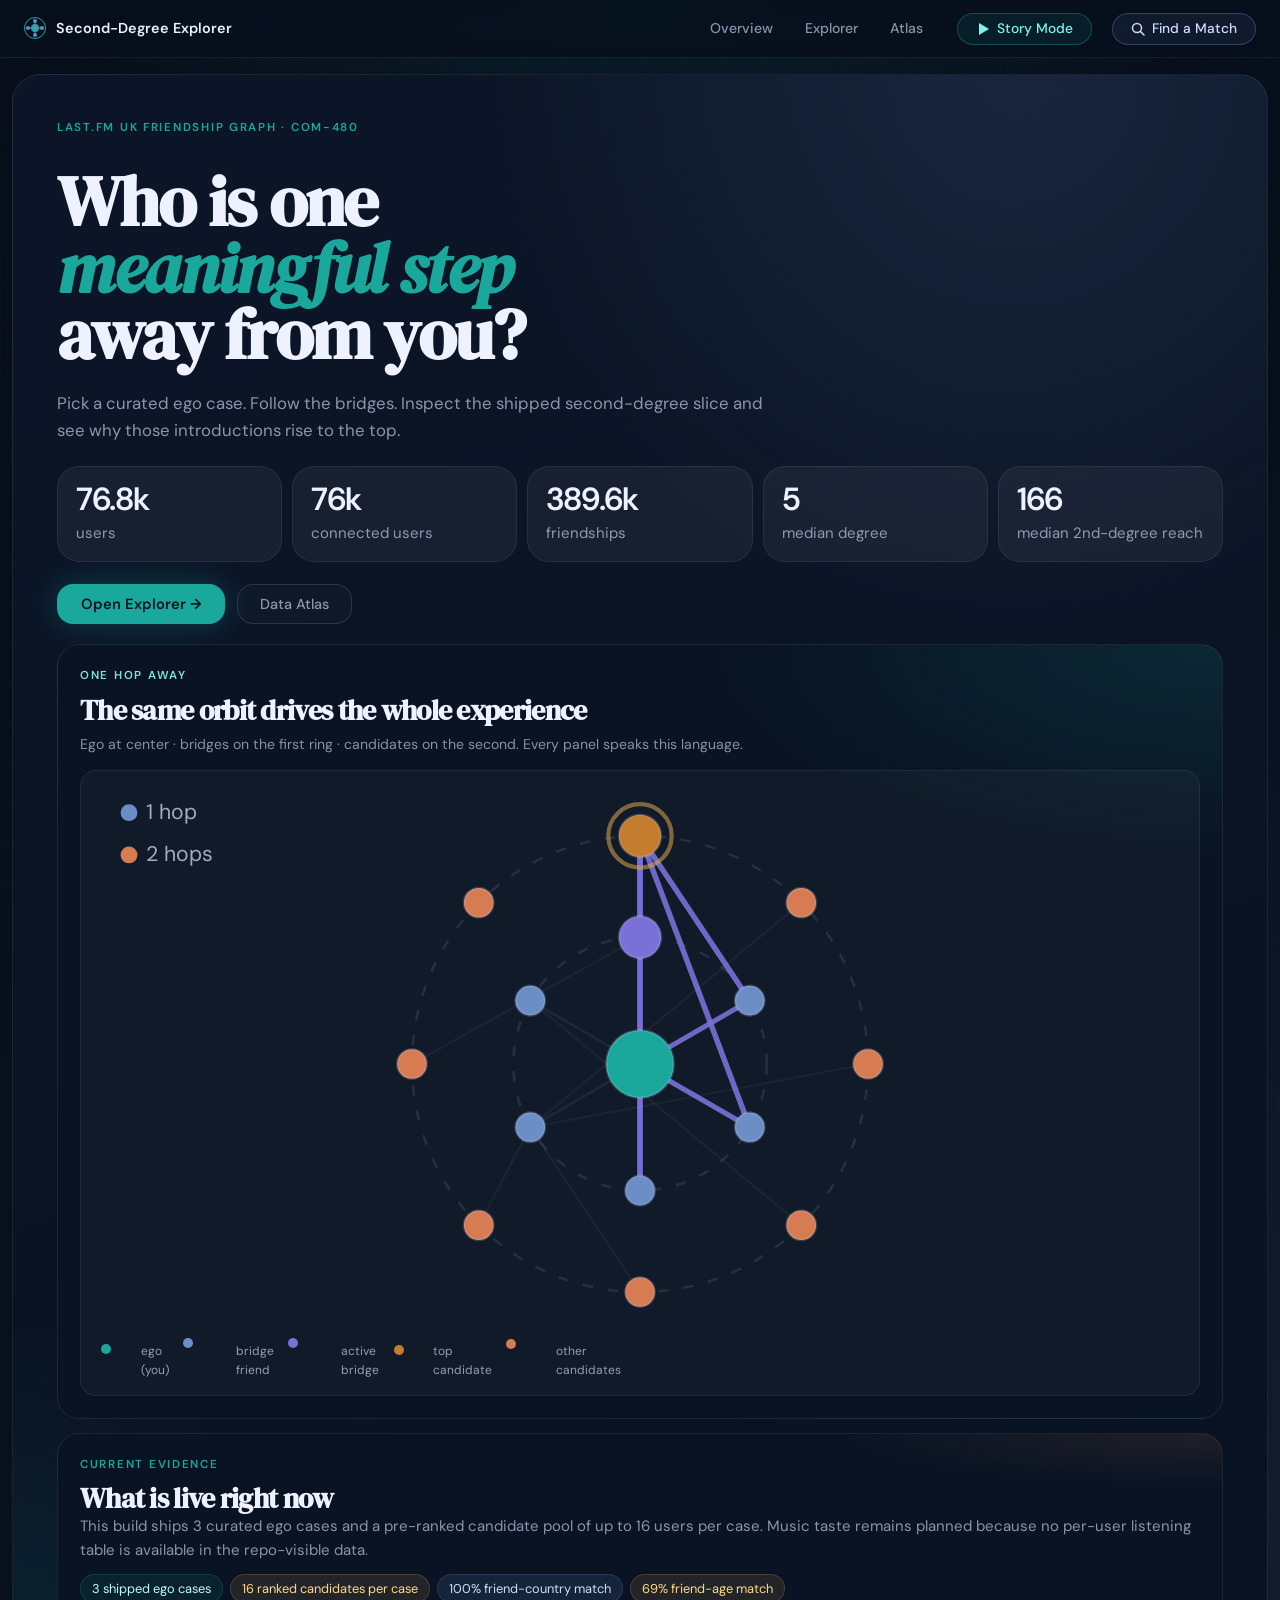
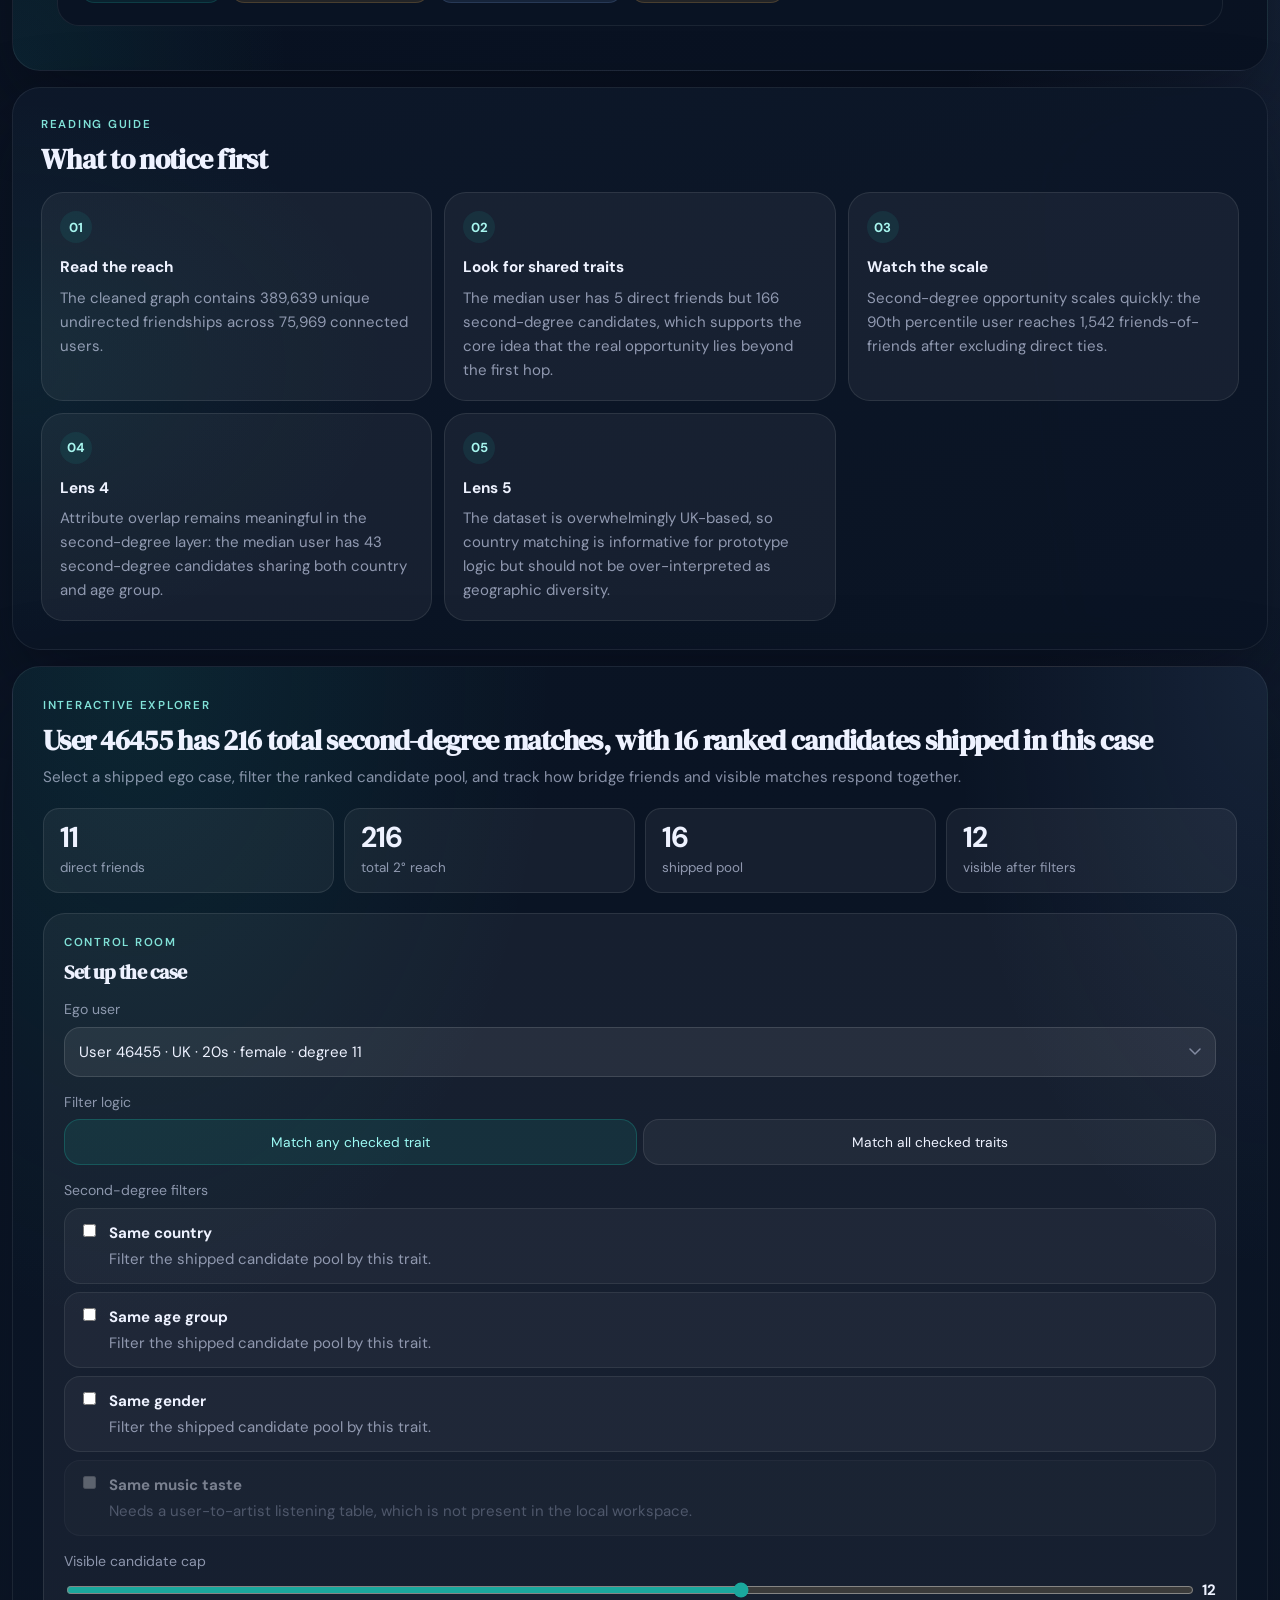
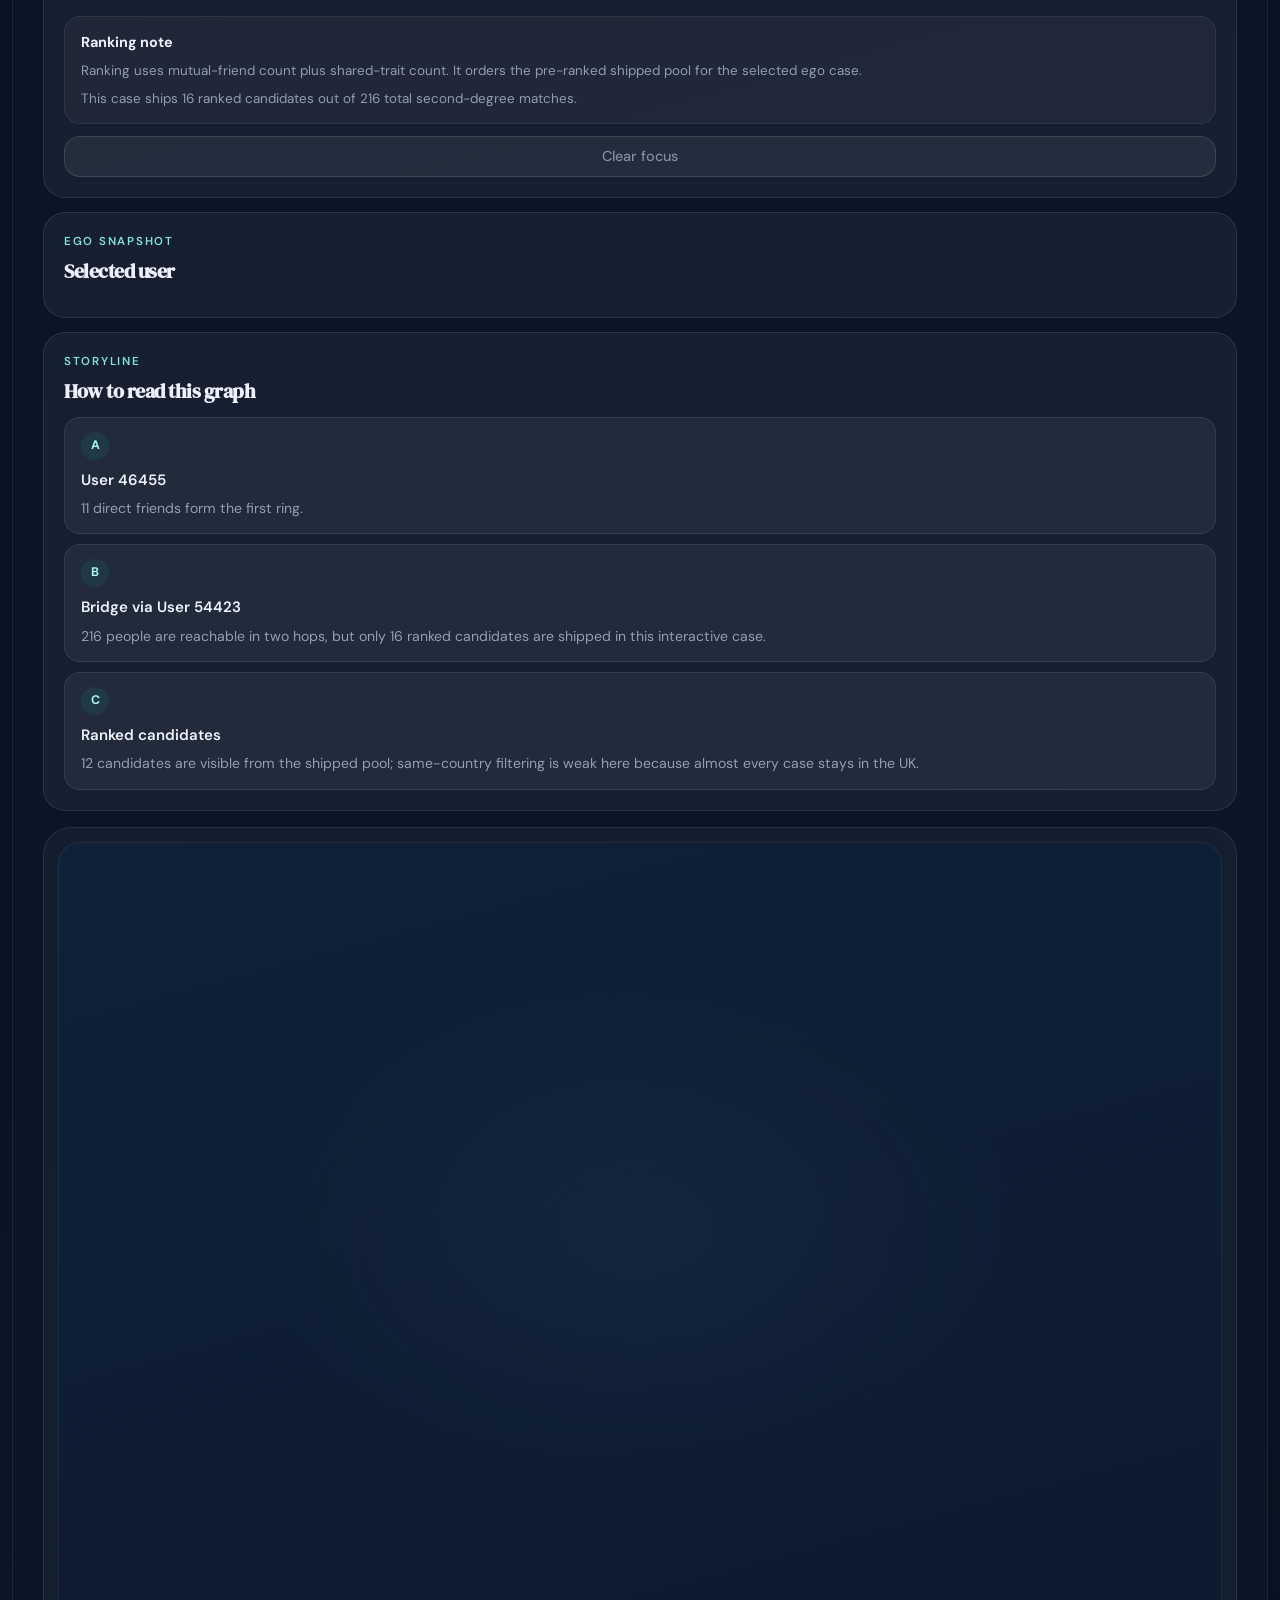
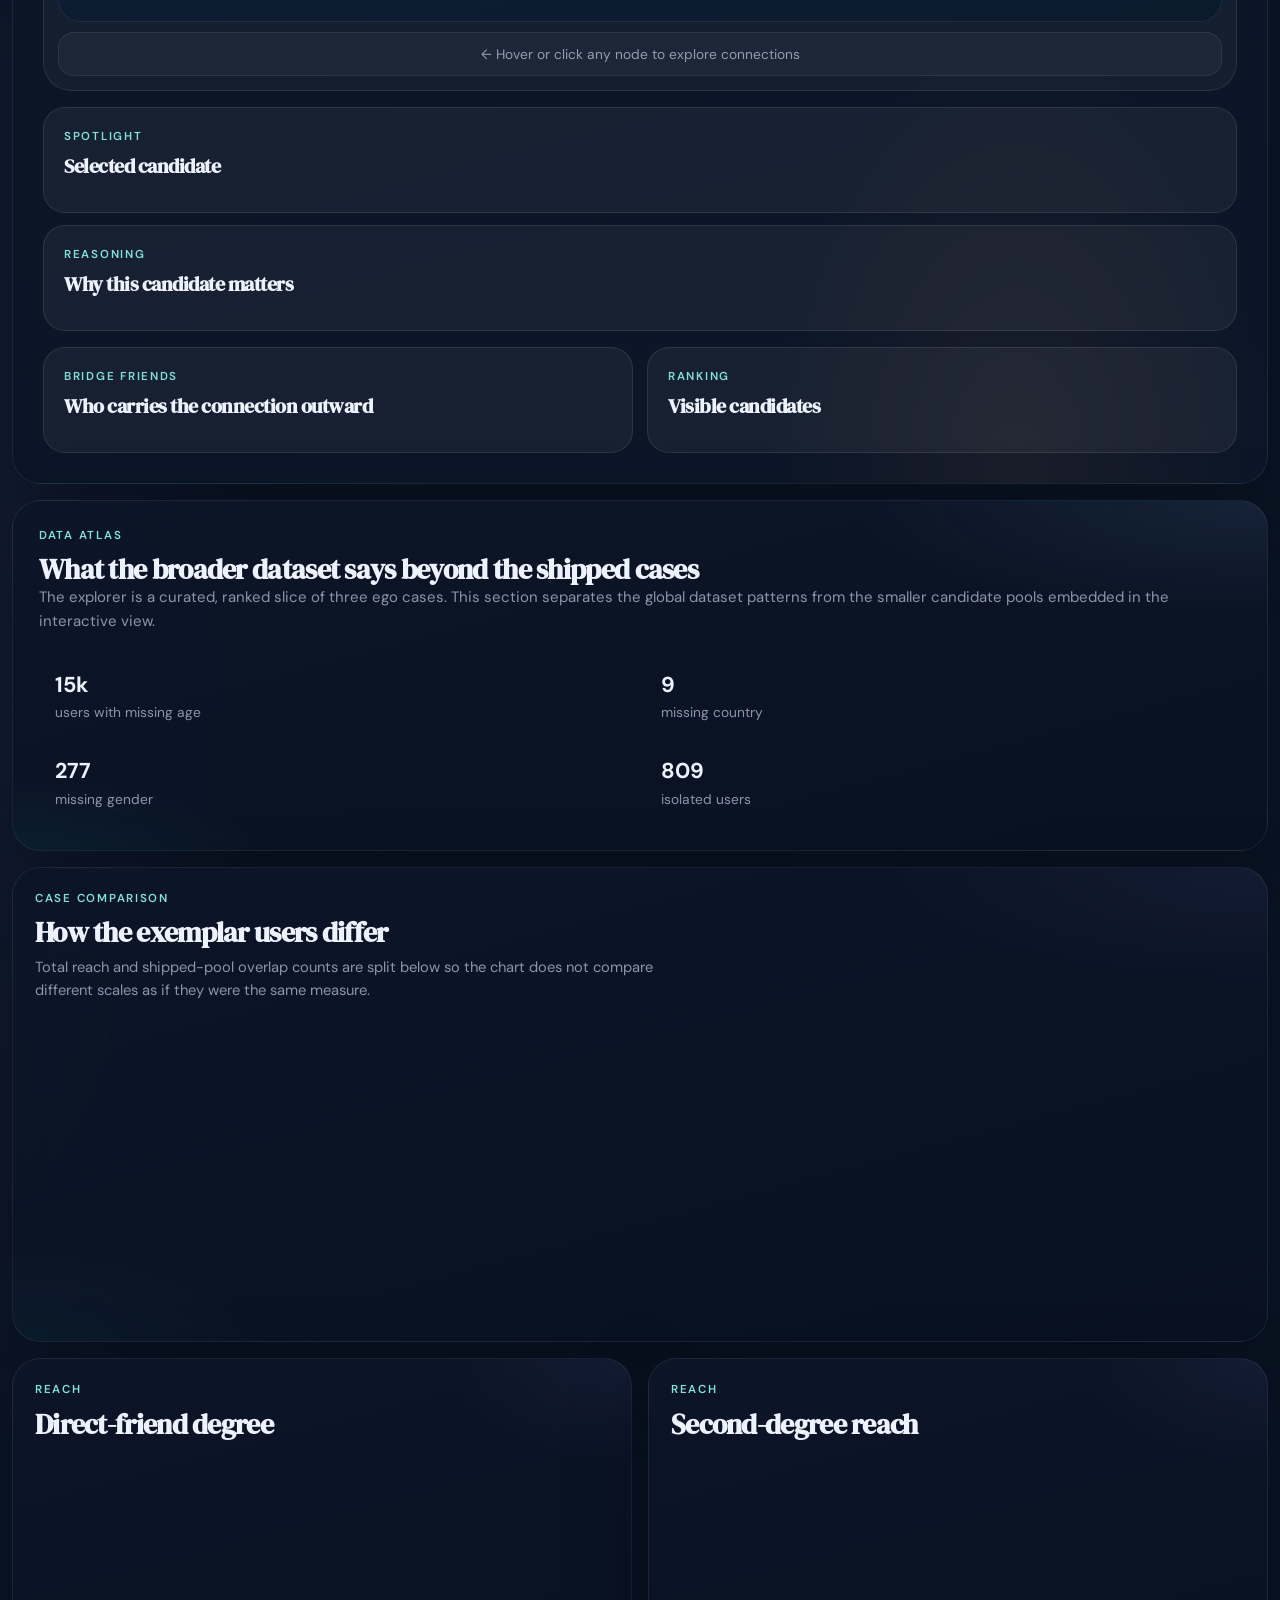
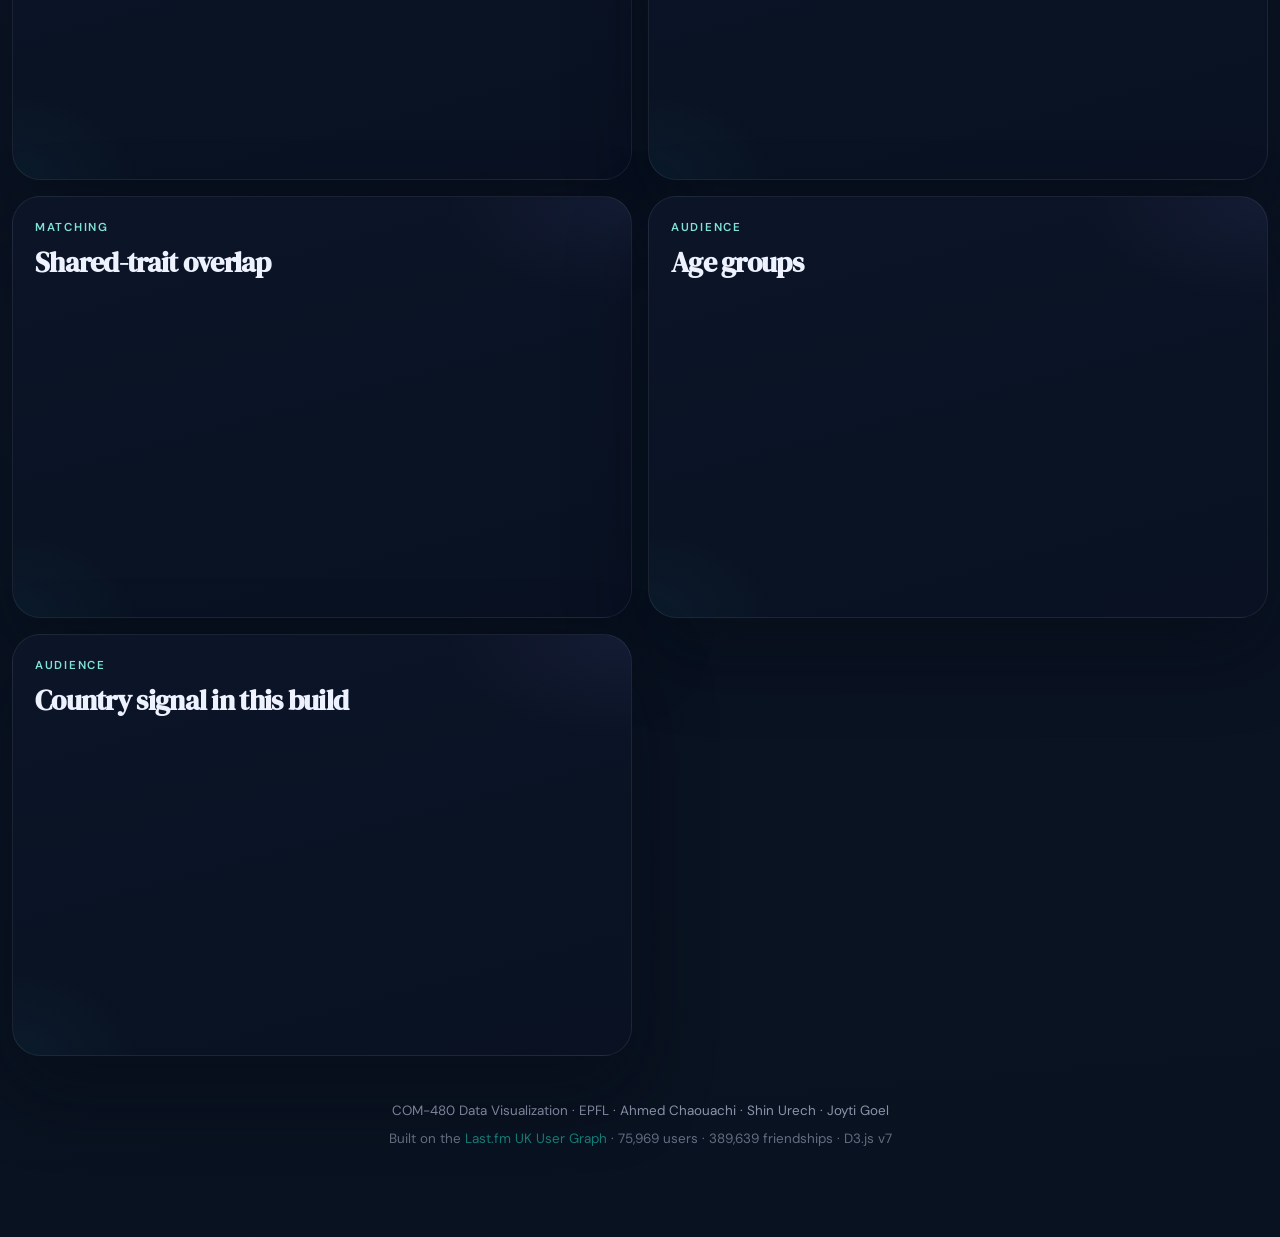
<file: docs/index.html>
<!DOCTYPE html>
<html lang="en">
<head>
  <meta charset="UTF-8">
  <meta name="viewport" content="width=device-width, initial-scale=1.0">
  <title>Second-Degree Connection Explorer</title>
  <link rel="preconnect" href="https://fonts.googleapis.com">
  <link rel="preconnect" href="https://fonts.gstatic.com" crossorigin>
  <link href="https://fonts.googleapis.com/css2?family=DM+Serif+Display:ital@0;1&family=DM+Sans:wght@300;400;500;600&display=swap" rel="stylesheet">
  <link rel="stylesheet" href="./styles.css?v=v3">
</head>
<body>

  <!-- ─── Sticky nav ──────────────────────────────────────────────────────── -->
  <nav class="site-nav" id="site-nav">
    <div class="nav-inner">
      <a class="nav-brand" href="#top">
        <svg width="22" height="22" viewBox="0 0 22 22" fill="none">
          <circle cx="11" cy="11" r="10.5" stroke="#1aa89d" stroke-width="1"/>
          <circle cx="11" cy="11" r="4" fill="#1aa89d"/>
          <circle cx="4"  cy="11" r="2" fill="#6b8ec6"/>
          <circle cx="18" cy="11" r="2" fill="#6b8ec6"/>
          <circle cx="11" cy="4"  r="2" fill="#6b8ec6"/>
          <circle cx="11" cy="18" r="2" fill="#6b8ec6"/>
          <line x1="11" y1="11" x2="4"  y2="11" stroke="#6b8ec6" stroke-width="1"/>
          <line x1="11" y1="11" x2="18" y2="11" stroke="#6b8ec6" stroke-width="1"/>
          <line x1="11" y1="11" x2="11" y2="4"  stroke="#6b8ec6" stroke-width="1"/>
          <line x1="11" y1="11" x2="11" y2="18" stroke="#6b8ec6" stroke-width="1"/>
        </svg>
        <span>Second-Degree Explorer</span>
      </a>
      <div class="nav-links">
        <a href="#top" class="nav-link">Overview</a>
        <a href="#explorer" class="nav-link">Explorer</a>
        <a href="#atlas" class="nav-link">Atlas</a>
      </div>
      <button class="nav-story-btn" id="story-mode-btn">
        <svg width="14" height="14" viewBox="0 0 14 14" fill="none"><polygon points="3,1 13,7 3,13" fill="currentColor"/></svg>
        Story Mode
      </button>
      <button class="nav-finder-btn" id="finder-mode-btn">
        <svg width="14" height="14" viewBox="0 0 14 14" fill="none"><circle cx="6" cy="6" r="4.5" stroke="currentColor" stroke-width="1.5"/><line x1="9.5" y1="9.5" x2="13" y2="13" stroke="currentColor" stroke-width="1.5" stroke-linecap="round"/></svg>
        Find a Match
      </button>
    </div>
  </nav>

  <!-- ─── Find a Match wizard overlay ─────────────────────────────────────── -->
  <div class="finder-overlay" id="finder-overlay" style="display:none">
    <div class="finder-panel">

      <!-- Screen 1: Choose Persona -->
      <div class="finder-screen" id="finder-screen-1">
        <div class="finder-screen-header">
          <div>
            <p class="eyebrow">Choose Your Persona</p>
            <h2>Who do you want to be?</h2>
          </div>
          <button class="story-close" id="finder-close-1">✕</button>
        </div>
        <div id="finder-s1-profile" class="finder-profile"></div>
        <div class="finder-screen-footer">
          <span class="finder-hint">Pick a user — explore their second-degree world</span>
          <button class="story-nav-btn primary" id="finder-s1-next">Search connections →</button>
        </div>
      </div>

      <!-- Screen 2: Search + Graph -->
      <div class="finder-screen" id="finder-screen-2" style="display:none">
        <div class="finder-screen-header">
          <div>
            <p class="eyebrow">Search</p>
            <h2 id="finder-s2-title">Who are you looking for?</h2>
          </div>
          <button class="story-close" id="finder-close-2">✕</button>
        </div>
        <div class="finder-filters">
          <label class="finder-field">
            <span>Country</span>
            <div class="finder-country-static">UK</div>
          </label>
          <label class="finder-field">
            <span>Age group</span>
            <select id="finder-age"></select>
          </label>
          <label class="finder-field">
            <span>Gender</span>
            <select id="finder-gender"></select>
          </label>
          <label class="finder-field">
            <span>Mutual friends</span>
            <select id="finder-mutual"></select>
          </label>
        </div>
        <div id="finder-graph-container" class="finder-graph-container"></div>
        <div class="finder-screen-footer">
          <button class="story-nav-btn" id="finder-s2-back">← Back</button>
          <span class="finder-hint" id="finder-results-hint">Click a node to see the introduction path</span>
        </div>
      </div>

      <!-- Screen 3: Bridge Reveal -->
      <div class="finder-screen" id="finder-screen-3" style="display:none">
        <div class="finder-screen-header">
          <div>
            <p class="eyebrow">Your Path</p>
            <h2 id="finder-s3-title">Connection found</h2>
          </div>
          <button class="story-close" id="finder-close-3">✕</button>
        </div>
        <div id="finder-s3-visual" class="finder-bridge-visual"></div>
        <div id="finder-s3-detail" class="finder-bridge-detail"></div>
        <div class="finder-screen-footer">
          <button class="story-nav-btn" id="finder-s3-back">← Back to results</button>
          <button class="story-nav-btn primary" id="finder-s3-explore">Explore in graph →</button>
        </div>
      </div>

    </div>
  </div>

  <!-- ─── Story mode overlay ─────────────────────────────────────────────── -->
  <div class="story-overlay" id="story-overlay" style="display:none">
    <div class="story-panel">
      <div class="story-panel-header">
        <div>
          <p class="eyebrow">Guided Tour</p>
          <h2 id="story-panel-title">Introducing the Explorer</h2>
        </div>
        <button class="story-close" id="story-close">✕</button>
      </div>
      <div class="story-body">
        <div id="story-visual" class="story-visual"></div>
        <p id="story-desc" class="story-desc"></p>
        <div class="story-steps" id="story-step-dots"></div>
      </div>
      <div class="story-footer">
        <button class="story-nav-btn" id="story-prev">← Prev</button>
        <span id="story-counter" class="story-counter">1 / 5</span>
        <button class="story-nav-btn primary" id="story-next">Next →</button>
      </div>
    </div>
  </div>

  <div class="shell">

    <!-- ─── Hero ───────────────────────────────────────────────────────────── -->
    <header id="top" class="hero panel">
      <div class="hero-main">
        <p class="eyebrow">Last.fm UK Friendship Graph · COM-480</p>
        <h1>Who is one<br><em>meaningful step</em><br>away from you?</h1>
        <p class="lead">
          Pick a curated ego case. Follow the bridges. Inspect the shipped second-degree slice and see why those introductions rise to the top.
        </p>
        <div id="overview-strip" class="overview-strip"></div>
        <div class="hero-actions">
          <a href="#explorer" class="btn-primary">Open Explorer →</a>
          <a href="#atlas" class="btn-ghost">Data Atlas</a>
        </div>
      </div>

      <aside class="hero-side">
        <article class="hero-preview">
          <div class="hero-preview-copy">
            <p class="eyebrow">One Hop Away</p>
            <h2>The same orbit drives the whole experience</h2>
            <p class="note-copy">Ego at center · bridges on the first ring · candidates on the second. Every panel speaks this language.</p>
          </div>
          <div id="hero-visual" class="hero-visual"></div>
        </article>

        <article class="note-card">
          <p class="eyebrow">Current Evidence</p>
          <h2>What is live right now</h2>
          <p id="caveat-text" class="note-copy"></p>
          <div id="summary-chips" class="summary-chips"></div>
        </article>
      </aside>
    </header>

    <!-- ─── Insights band ──────────────────────────────────────────────────── -->
    <section class="panel narrative-band">
      <div class="section-head">
        <p class="eyebrow">Reading Guide</p>
        <h2>What to notice first</h2>
      </div>
      <div id="insight-list" class="insight-list"></div>
    </section>

    <!-- ─── Explorer ──────────────────────────────────────────────────────── -->
    <section id="explorer" class="panel explorer-panel">
      <div class="explorer-head">
        <div class="explorer-copy">
          <p class="eyebrow">Interactive Explorer</p>
          <h2 id="stage-title">From one person to a reachable neighborhood</h2>
          <p class="explorer-lead">Select a shipped ego case, filter the ranked candidate pool, and track how bridge friends and visible matches respond together.</p>
        </div>
        <div id="stage-metrics" class="stage-metrics"></div>
      </div>

      <div class="control-deck">
        <article class="control-card">
          <div class="section-head compact">
            <p class="eyebrow">Control Room</p>
            <h3>Set up the case</h3>
          </div>

          <label class="field">
            <span>Ego user</span>
            <select id="case-select"></select>
          </label>

          <div class="field">
            <span>Filter logic</span>
            <div class="mode-toggle" id="filter-mode"></div>
          </div>

          <div class="field">
            <span>Second-degree filters</span>
            <div class="filter-list" id="filter-list"></div>
          </div>

          <label class="field">
            <span>Visible candidate cap</span>
            <div class="range-row">
              <input id="topn-range" type="range" min="6" max="16" step="1" value="12">
              <strong id="topn-value">12</strong>
            </div>
          </label>

          <div id="ranking-note" class="control-note"></div>
          <button type="button" id="clear-focus-btn" class="btn-ghost control-reset">Clear focus</button>
        </article>

        <article class="context-card">
          <div class="section-head compact">
            <p class="eyebrow">Ego Snapshot</p>
            <h3>Selected user</h3>
          </div>
          <div id="ego-card" class="ego-card"></div>
        </article>

        <article class="context-card">
          <div class="section-head compact">
            <p class="eyebrow">Storyline</p>
            <h3>How to read this graph</h3>
          </div>
          <div id="storyline" class="storyline"></div>
        </article>
      </div>

      <div class="graph-stage-grid">
        <div class="graph-wrap">
          <div id="graph" class="graph"></div>
          <div id="graph-hint" class="graph-hint">← Hover or click any node to explore connections</div>
        </div>

        <aside class="graph-side">
          <div class="graph-side-block">
            <div class="section-head compact">
              <p class="eyebrow">Spotlight</p>
              <h3>Selected candidate</h3>
            </div>
            <div id="candidate-detail" class="stage-detail-column"></div>
          </div>

          <div class="graph-side-block">
            <div class="section-head compact">
              <p class="eyebrow">Reasoning</p>
              <h3>Why this candidate matters</h3>
            </div>
            <div id="path-explainer" class="stage-detail-column"></div>
          </div>
        </aside>
      </div>

      <div class="explorer-lower">
        <article class="explorer-list-block">
          <div class="section-head compact">
            <p class="eyebrow">Bridge Friends</p>
            <h3>Who carries the connection outward</h3>
          </div>
          <div id="bridge-list" class="bridge-list"></div>
        </article>

        <article class="explorer-list-block">
          <div class="section-head compact">
            <p class="eyebrow">Ranking</p>
            <h3>Visible candidates</h3>
          </div>
          <div id="candidate-list" class="candidate-list"></div>
        </article>
      </div>
    </section>

    <!-- ─── Atlas header ───────────────────────────────────────────────────── -->
    <section id="atlas" class="panel atlas-header">
      <div class="atlas-copy">
        <p class="eyebrow">Data Atlas</p>
        <h2>What the broader dataset says beyond the shipped cases</h2>
        <p class="note-copy">The explorer is a curated, ranked slice of three ego cases. This section separates the global dataset patterns from the smaller candidate pools embedded in the interactive view.</p>
      </div>
      <div class="atlas-side">
        <div id="atlas-focus" class="atlas-focus"></div>
        <div id="quality-grid" class="quality-grid"></div>
      </div>
    </section>

    <section class="atlas-grid">
      <article class="panel chart-panel wide">
        <div class="section-head">
          <p class="eyebrow">Case Comparison</p>
          <h2>How the exemplar users differ</h2>
          <p class="section-note">Total reach and shipped-pool overlap counts are split below so the chart does not compare different scales as if they were the same measure.</p>
        </div>
        <div id="chart-cases" class="chart"></div>
      </article>

      <article class="panel chart-panel">
        <div class="section-head">
          <p class="eyebrow">Reach</p>
          <h2>Direct-friend degree</h2>
        </div>
        <div id="chart-degree" class="chart"></div>
      </article>

      <article class="panel chart-panel">
        <div class="section-head">
          <p class="eyebrow">Reach</p>
          <h2>Second-degree reach</h2>
        </div>
        <div id="chart-second" class="chart"></div>
      </article>

      <article class="panel chart-panel">
        <div class="section-head">
          <p class="eyebrow">Matching</p>
          <h2>Shared-trait overlap</h2>
        </div>
        <div id="chart-shared" class="chart"></div>
      </article>

      <article class="panel chart-panel">
        <div class="section-head">
          <p class="eyebrow">Audience</p>
          <h2>Age groups</h2>
        </div>
        <div id="chart-age" class="chart"></div>
      </article>

      <article class="panel chart-panel">
        <div class="section-head">
          <p class="eyebrow">Audience</p>
          <h2>Country signal in this build</h2>
        </div>
        <div id="atlas-scope-note" class="atlas-note"></div>
      </article>
    </section>

    <!-- ─── Footer ─────────────────────────────────────────────────────────── -->
    <footer class="site-footer">
      <p>COM-480 Data Visualization · EPFL · Ahmed Chaouachi · Shin Urech · Joyti Goel</p>
      <p class="footer-note">Built on the <a href="https://zenodo.org/records/10694369" target="_blank" rel="noopener">Last.fm UK User Graph</a> · 75,969 users · 389,639 friendships · D3.js v7</p>
    </footer>

  </div><!-- /.shell -->

  <div id="tooltip" class="node-tooltip" style="display:none"></div>

  <!-- Tweaks panel -->
  <div class="tweaks-panel" id="tweaks-panel" style="display:none">
    <div class="tweaks-header">
      <strong>Tweaks</strong>
      <button class="tweaks-close" id="tweaks-close">✕</button>
    </div>
    <label class="tweak-row">
      <span>Graph physics strength</span>
      <input type="range" id="tweak-charge" min="50" max="400" value="220" step="10">
    </label>
    <label class="tweak-row">
      <span>Node size scale</span>
      <input type="range" id="tweak-nodesize" min="0.6" max="1.6" value="1" step="0.1">
    </label>
    <label class="tweak-row">
      <span>Show ring labels</span>
      <input type="checkbox" id="tweak-ringlabels" checked>
    </label>
    <label class="tweak-row">
      <span>Dim unrelated links</span>
      <input type="checkbox" id="tweak-dimlinks" checked>
    </label>
    <div class="tweak-row">
      <span>Accent theme</span>
      <div class="tweak-themes" id="tweak-themes">
        <button class="theme-dot active" data-theme="default" style="background:#1aa89d" title="Default teal"></button>
        <button class="theme-dot" data-theme="violet" style="background:#7a70d8" title="Violet"></button>
        <button class="theme-dot" data-theme="coral" style="background:#ef8c59" title="Coral"></button>
        <button class="theme-dot" data-theme="amber" style="background:#d9a64f" title="Amber"></button>
      </div>
    </div>
  </div>

  <script src="https://d3js.org/d3.v7.min.js"></script>
  <script src="./data.js?v=v3"></script>
  <script src="./app.js?v=v3"></script>
</body>
</html>
</file>
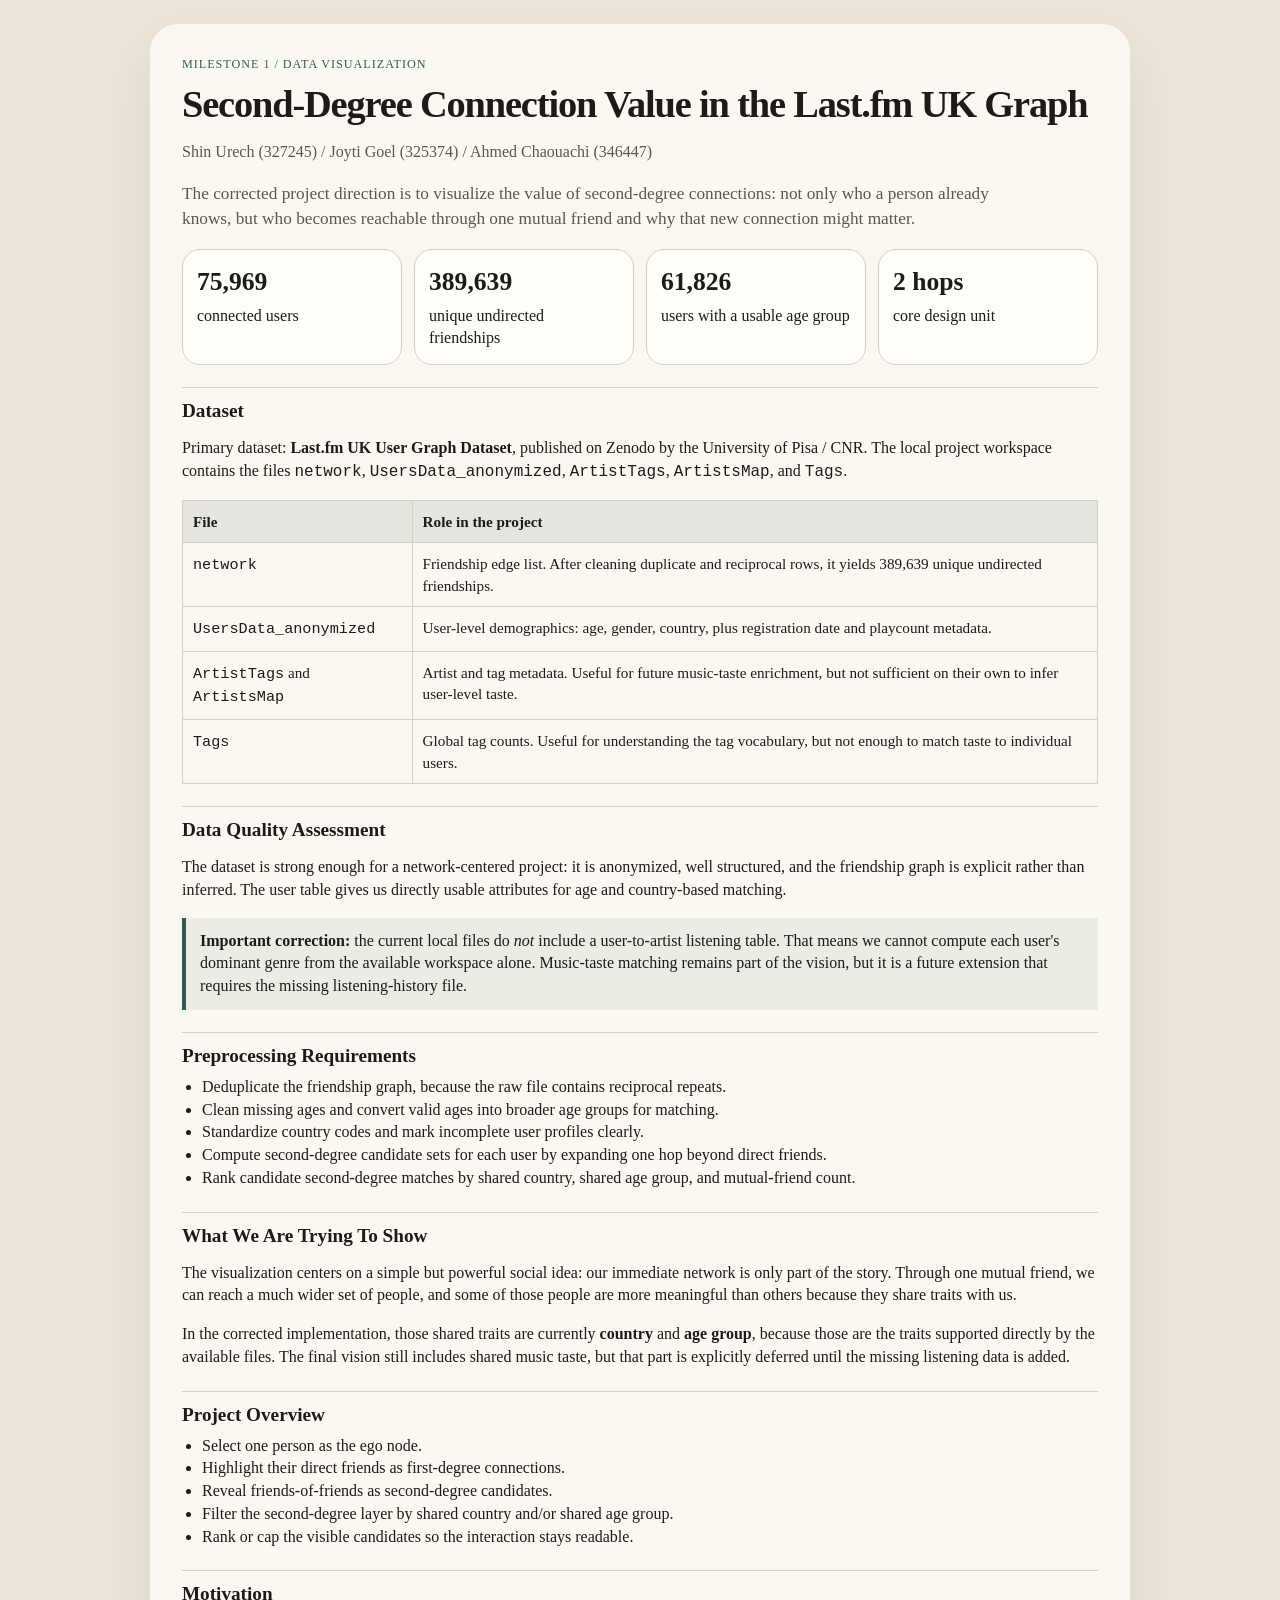
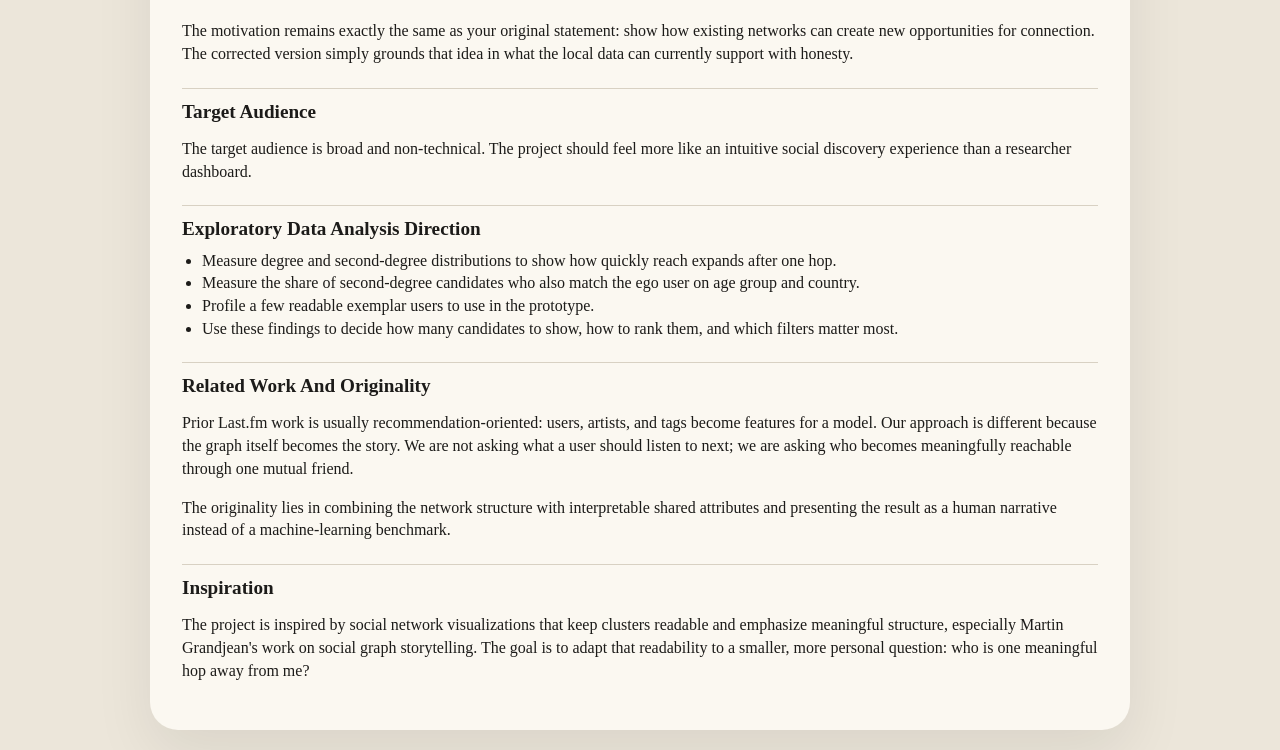
<file: milestone1/project_overview.html>
<!DOCTYPE html>
<html lang="en">
<head>
  <meta charset="UTF-8">
  <meta name="viewport" content="width=device-width, initial-scale=1.0">
  <title>Milestone 1 - Data Visualization</title>
  <style>
    :root {
      --paper: #fbf8f1;
      --ink: #1c1b19;
      --muted: #5a5750;
      --accent: #315c52;
      --line: #d8d1c3;
    }

    * {
      box-sizing: border-box;
    }

    body {
      margin: 0;
      background: #ece6da;
      color: var(--ink);
      font-family: "Iowan Old Style", "Palatino Linotype", "Book Antiqua", Georgia, serif;
      line-height: 1.42;
    }

    .page {
      width: min(980px, calc(100vw - 32px));
      margin: 24px auto;
      padding: 32px;
      background: var(--paper);
      border-radius: 28px;
      box-shadow: 0 24px 60px rgba(0, 0, 0, 0.08);
    }

    h1, h2, h3 {
      margin: 0 0 10px;
      line-height: 1.1;
    }

    h1 {
      font-size: 2.4rem;
      letter-spacing: -0.03em;
    }

    h2 {
      font-size: 1.2rem;
      margin-top: 22px;
      padding-top: 12px;
      border-top: 1px solid var(--line);
    }

    p, li {
      font-size: 1rem;
      color: var(--ink);
    }

    ul {
      padding-left: 20px;
      margin: 0;
    }

    .eyebrow {
      color: var(--accent);
      text-transform: uppercase;
      letter-spacing: 0.08em;
      font-size: 0.76rem;
      margin-bottom: 10px;
    }

    .meta {
      color: var(--muted);
      margin-bottom: 18px;
    }

    .lead {
      font-size: 1.08rem;
      color: var(--muted);
      max-width: 860px;
    }

    .grid {
      display: grid;
      grid-template-columns: repeat(4, 1fr);
      gap: 12px;
      margin: 18px 0;
    }

    .stat {
      background: #fffdf8;
      border: 1px solid var(--line);
      border-radius: 18px;
      padding: 14px;
    }

    .stat strong {
      display: block;
      font-size: 1.6rem;
      margin-bottom: 4px;
    }

    .callout {
      border-left: 4px solid var(--accent);
      padding: 12px 14px;
      margin: 14px 0;
      background: rgba(49, 92, 82, 0.08);
    }

    table {
      width: 100%;
      border-collapse: collapse;
      margin-top: 10px;
      font-size: 0.95rem;
    }

    th, td {
      border: 1px solid var(--line);
      padding: 10px;
      text-align: left;
      vertical-align: top;
    }

    th {
      background: rgba(49, 92, 82, 0.12);
    }
  </style>
</head>
<body>
  <main class="page">
    <div class="eyebrow">Milestone 1 / Data Visualization</div>
    <h1>Second-Degree Connection Value in the Last.fm UK Graph</h1>
    <p class="meta">Shin Urech (327245) / Joyti Goel (325374) / Ahmed Chaouachi (346447)</p>
    <p class="lead">
      The corrected project direction is to visualize the value of second-degree connections: not only who a person already knows, but who becomes reachable through one mutual friend and why that new connection might matter.
    </p>

    <div class="grid">
      <div class="stat">
        <strong>75,969</strong>
        <span>connected users</span>
      </div>
      <div class="stat">
        <strong>389,639</strong>
        <span>unique undirected friendships</span>
      </div>
      <div class="stat">
        <strong>61,826</strong>
        <span>users with a usable age group</span>
      </div>
      <div class="stat">
        <strong>2 hops</strong>
        <span>core design unit</span>
      </div>
    </div>

    <h2>Dataset</h2>
    <p>
      Primary dataset: <strong>Last.fm UK User Graph Dataset</strong>, published on Zenodo by the University of Pisa / CNR. The local project workspace contains the files <code>network</code>, <code>UsersData_anonymized</code>, <code>ArtistTags</code>, <code>ArtistsMap</code>, and <code>Tags</code>.
    </p>
    <table>
      <thead>
        <tr>
          <th>File</th>
          <th>Role in the project</th>
        </tr>
      </thead>
      <tbody>
        <tr>
          <td><code>network</code></td>
          <td>Friendship edge list. After cleaning duplicate and reciprocal rows, it yields 389,639 unique undirected friendships.</td>
        </tr>
        <tr>
          <td><code>UsersData_anonymized</code></td>
          <td>User-level demographics: age, gender, country, plus registration date and playcount metadata.</td>
        </tr>
        <tr>
          <td><code>ArtistTags</code> and <code>ArtistsMap</code></td>
          <td>Artist and tag metadata. Useful for future music-taste enrichment, but not sufficient on their own to infer user-level taste.</td>
        </tr>
        <tr>
          <td><code>Tags</code></td>
          <td>Global tag counts. Useful for understanding the tag vocabulary, but not enough to match taste to individual users.</td>
        </tr>
      </tbody>
    </table>

    <h2>Data Quality Assessment</h2>
    <p>
      The dataset is strong enough for a network-centered project: it is anonymized, well structured, and the friendship graph is explicit rather than inferred. The user table gives us directly usable attributes for age and country-based matching.
    </p>
    <div class="callout">
      <strong>Important correction:</strong> the current local files do <em>not</em> include a user-to-artist listening table. That means we cannot compute each user's dominant genre from the available workspace alone. Music-taste matching remains part of the vision, but it is a future extension that requires the missing listening-history file.
    </div>

    <h2>Preprocessing Requirements</h2>
    <ul>
      <li>Deduplicate the friendship graph, because the raw file contains reciprocal repeats.</li>
      <li>Clean missing ages and convert valid ages into broader age groups for matching.</li>
      <li>Standardize country codes and mark incomplete user profiles clearly.</li>
      <li>Compute second-degree candidate sets for each user by expanding one hop beyond direct friends.</li>
      <li>Rank candidate second-degree matches by shared country, shared age group, and mutual-friend count.</li>
    </ul>

    <h2>What We Are Trying To Show</h2>
    <p>
      The visualization centers on a simple but powerful social idea: our immediate network is only part of the story. Through one mutual friend, we can reach a much wider set of people, and some of those people are more meaningful than others because they share traits with us.
    </p>
    <p>
      In the corrected implementation, those shared traits are currently <strong>country</strong> and <strong>age group</strong>, because those are the traits supported directly by the available files. The final vision still includes shared music taste, but that part is explicitly deferred until the missing listening data is added.
    </p>

    <h2>Project Overview</h2>
    <ul>
      <li>Select one person as the ego node.</li>
      <li>Highlight their direct friends as first-degree connections.</li>
      <li>Reveal friends-of-friends as second-degree candidates.</li>
      <li>Filter the second-degree layer by shared country and/or shared age group.</li>
      <li>Rank or cap the visible candidates so the interaction stays readable.</li>
    </ul>

    <h2>Motivation</h2>
    <p>
      The motivation remains exactly the same as your original statement: show how existing networks can create new opportunities for connection. The corrected version simply grounds that idea in what the local data can currently support with honesty.
    </p>

    <h2>Target Audience</h2>
    <p>
      The target audience is broad and non-technical. The project should feel more like an intuitive social discovery experience than a researcher dashboard.
    </p>

    <h2>Exploratory Data Analysis Direction</h2>
    <ul>
      <li>Measure degree and second-degree distributions to show how quickly reach expands after one hop.</li>
      <li>Measure the share of second-degree candidates who also match the ego user on age group and country.</li>
      <li>Profile a few readable exemplar users to use in the prototype.</li>
      <li>Use these findings to decide how many candidates to show, how to rank them, and which filters matter most.</li>
    </ul>

    <h2>Related Work And Originality</h2>
    <p>
      Prior Last.fm work is usually recommendation-oriented: users, artists, and tags become features for a model. Our approach is different because the graph itself becomes the story. We are not asking what a user should listen to next; we are asking who becomes meaningfully reachable through one mutual friend.
    </p>
    <p>
      The originality lies in combining the network structure with interpretable shared attributes and presenting the result as a human narrative instead of a machine-learning benchmark.
    </p>

    <h2>Inspiration</h2>
    <p>
      The project is inspired by social network visualizations that keep clusters readable and emphasize meaningful structure, especially Martin Grandjean's work on social graph storytelling. The goal is to adapt that readability to a smaller, more personal question: who is one meaningful hop away from me?
    </p>
  </main>
</body>
</html>
</file>
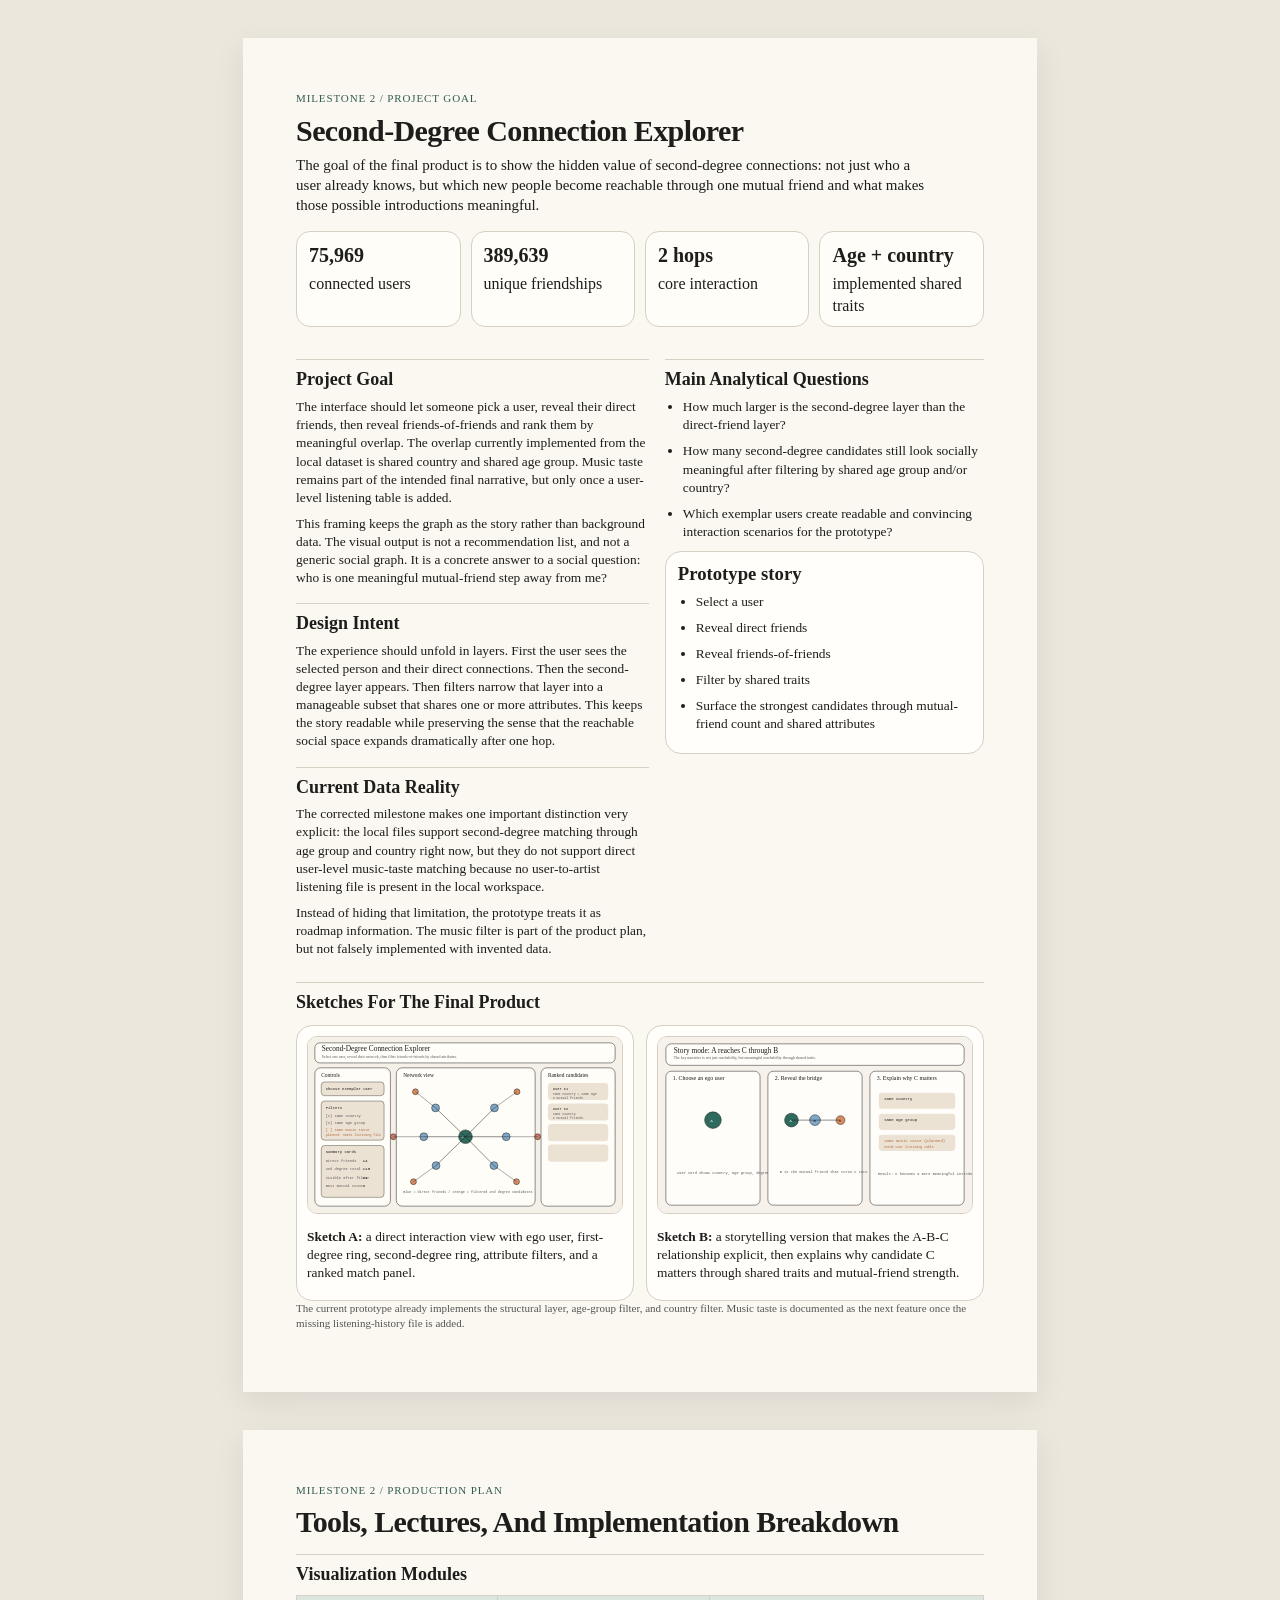
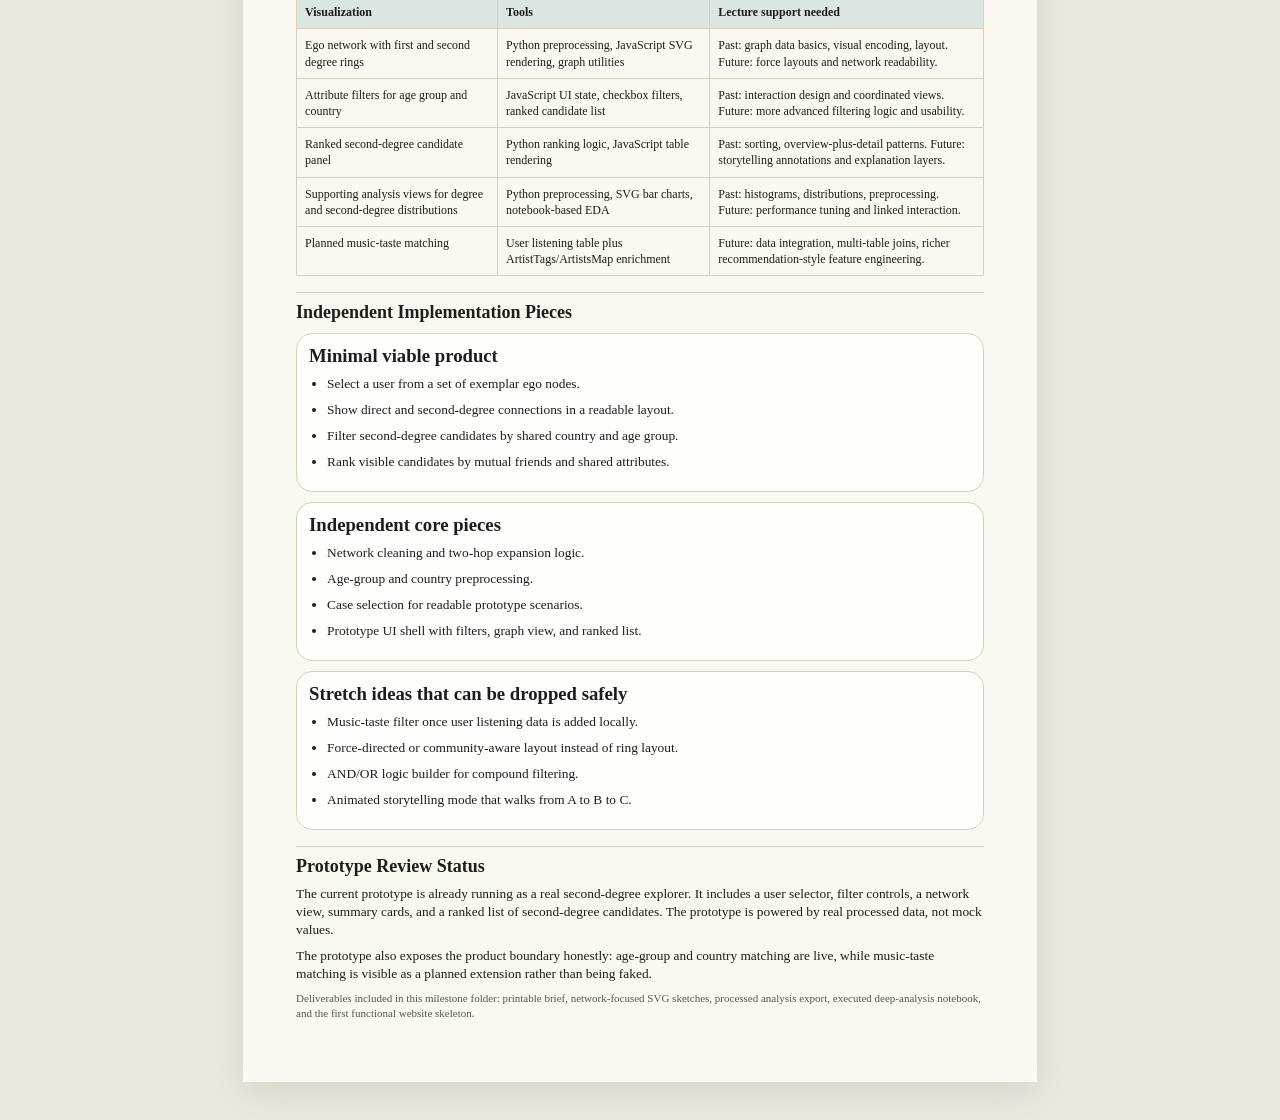
<file: milestone2/project_brief.html>
<!DOCTYPE html>
<html lang="en">
<head>
  <meta charset="UTF-8">
  <meta name="viewport" content="width=device-width, initial-scale=1.0">
  <title>Milestone 2 Project Brief</title>
  <style>
    @page {
      size: A4;
      margin: 14mm;
    }

    :root {
      --paper: #fbf8f1;
      --ink: #1d1d1b;
      --muted: #555;
      --accent: #315c52;
      --accent-soft: #dbe6e1;
      --line: #d6d0c2;
    }

    * {
      box-sizing: border-box;
    }

    body {
      margin: 0;
      background: #ece7dd;
      color: var(--ink);
      font-family: "Iowan Old Style", "Palatino Linotype", "Book Antiqua", Georgia, serif;
      line-height: 1.35;
    }

    .page {
      width: 210mm;
      min-height: 297mm;
      margin: 10mm auto;
      padding: 14mm;
      background: var(--paper);
      box-shadow: 0 10px 30px rgba(0, 0, 0, 0.08);
      page-break-after: always;
    }

    .page:last-child {
      page-break-after: auto;
    }

    h1, h2, h3 {
      margin: 0 0 8px;
      line-height: 1.1;
    }

    h1 {
      font-size: 30px;
      letter-spacing: -0.02em;
    }

    h2 {
      font-size: 18px;
      margin-top: 16px;
      padding-top: 10px;
      border-top: 1px solid var(--line);
    }

    p, li {
      font-size: 13.4px;
      margin: 0 0 8px;
    }

    ul {
      margin: 0;
      padding-left: 18px;
    }

    .eyebrow {
      color: var(--accent);
      text-transform: uppercase;
      letter-spacing: 0.08em;
      font-size: 11px;
      margin-bottom: 8px;
    }

    .lead {
      font-size: 15px;
      max-width: 92%;
    }

    .stat-grid {
      display: grid;
      grid-template-columns: repeat(4, 1fr);
      gap: 10px;
      margin: 16px 0;
    }

    .stat {
      border: 1px solid var(--line);
      border-radius: 14px;
      padding: 10px 12px;
      background: #fffdf8;
    }

    .stat strong {
      display: block;
      font-size: 20px;
      margin-bottom: 4px;
    }

    .two-col {
      display: grid;
      grid-template-columns: 1.05fr 0.95fr;
      gap: 16px;
      align-items: start;
    }

    .sketch-grid {
      display: grid;
      grid-template-columns: 1fr 1fr;
      gap: 12px;
      margin-top: 12px;
    }

    .sketch-card {
      border: 1px solid var(--line);
      border-radius: 16px;
      padding: 10px;
      background: #fffefb;
    }

    .sketch-card img {
      width: 100%;
      border-radius: 10px;
      border: 1px solid var(--line);
      margin-bottom: 8px;
    }

    .table {
      width: 100%;
      border-collapse: collapse;
      margin-top: 10px;
      font-size: 12px;
    }

    .table th,
    .table td {
      text-align: left;
      vertical-align: top;
      border: 1px solid var(--line);
      padding: 8px;
    }

    .table th {
      background: var(--accent-soft);
      font-weight: 700;
    }

    .block {
      border: 1px solid var(--line);
      border-radius: 16px;
      padding: 12px;
      background: #fffefb;
      margin-top: 10px;
    }

    .small {
      font-size: 11px;
      color: var(--muted);
    }

    @media print {
      body {
        background: white;
      }

      .page {
        margin: 0;
        box-shadow: none;
      }
    }
  </style>
</head>
<body>
  <section class="page">
    <div class="eyebrow">Milestone 2 / Project Goal</div>
    <h1>Second-Degree Connection Explorer</h1>
    <p class="lead">
      The goal of the final product is to show the hidden value of second-degree connections: not just who a user already knows, but which new people become reachable through one mutual friend and what makes those possible introductions meaningful.
    </p>

    <div class="stat-grid">
      <div class="stat">
        <strong>75,969</strong>
        <span>connected users</span>
      </div>
      <div class="stat">
        <strong>389,639</strong>
        <span>unique friendships</span>
      </div>
      <div class="stat">
        <strong>2 hops</strong>
        <span>core interaction</span>
      </div>
      <div class="stat">
        <strong>Age + country</strong>
        <span>implemented shared traits</span>
      </div>
    </div>

    <div class="two-col">
      <div>
        <h2>Project Goal</h2>
        <p>
          The interface should let someone pick a user, reveal their direct friends, then reveal friends-of-friends and rank them by meaningful overlap. The overlap currently implemented from the local dataset is shared country and shared age group. Music taste remains part of the intended final narrative, but only once a user-level listening table is added.
        </p>
        <p>
          This framing keeps the graph as the story rather than background data. The visual output is not a recommendation list, and not a generic social graph. It is a concrete answer to a social question: who is one meaningful mutual-friend step away from me?
        </p>

        <h2>Design Intent</h2>
        <p>
          The experience should unfold in layers. First the user sees the selected person and their direct connections. Then the second-degree layer appears. Then filters narrow that layer into a manageable subset that shares one or more attributes. This keeps the story readable while preserving the sense that the reachable social space expands dramatically after one hop.
        </p>

        <h2>Current Data Reality</h2>
        <p>
          The corrected milestone makes one important distinction very explicit: the local files support second-degree matching through age group and country right now, but they do not support direct user-level music-taste matching because no user-to-artist listening file is present in the local workspace.
        </p>
        <p>
          Instead of hiding that limitation, the prototype treats it as roadmap information. The music filter is part of the product plan, but not falsely implemented with invented data.
        </p>
      </div>

      <div>
        <h2>Main Analytical Questions</h2>
        <ul>
          <li>How much larger is the second-degree layer than the direct-friend layer?</li>
          <li>How many second-degree candidates still look socially meaningful after filtering by shared age group and/or country?</li>
          <li>Which exemplar users create readable and convincing interaction scenarios for the prototype?</li>
        </ul>

        <div class="block">
          <h3>Prototype story</h3>
          <ul>
            <li>Select a user</li>
            <li>Reveal direct friends</li>
            <li>Reveal friends-of-friends</li>
            <li>Filter by shared traits</li>
            <li>Surface the strongest candidates through mutual-friend count and shared attributes</li>
          </ul>
        </div>
      </div>
    </div>

    <h2>Sketches For The Final Product</h2>
    <div class="sketch-grid">
      <div class="sketch-card">
        <img src="./sketches/dashboard_wireframe.svg" alt="Second-degree explorer wireframe">
        <p>
          <strong>Sketch A:</strong> a direct interaction view with ego user, first-degree ring, second-degree ring, attribute filters, and a ranked match panel.
        </p>
      </div>
      <div class="sketch-card">
        <img src="./sketches/network_story_wireframe.svg" alt="Mutual-friend story wireframe">
        <p>
          <strong>Sketch B:</strong> a storytelling version that makes the A-B-C relationship explicit, then explains why candidate C matters through shared traits and mutual-friend strength.
        </p>
      </div>
    </div>

    <p class="small">
      The current prototype already implements the structural layer, age-group filter, and country filter. Music taste is documented as the next feature once the missing listening-history file is added.
    </p>
  </section>

  <section class="page">
    <div class="eyebrow">Milestone 2 / Production Plan</div>
    <h1>Tools, Lectures, And Implementation Breakdown</h1>

    <h2>Visualization Modules</h2>
    <table class="table">
      <thead>
        <tr>
          <th>Visualization</th>
          <th>Tools</th>
          <th>Lecture support needed</th>
        </tr>
      </thead>
      <tbody>
        <tr>
          <td>Ego network with first and second degree rings</td>
          <td>Python preprocessing, JavaScript SVG rendering, graph utilities</td>
          <td>Past: graph data basics, visual encoding, layout. Future: force layouts and network readability.</td>
        </tr>
        <tr>
          <td>Attribute filters for age group and country</td>
          <td>JavaScript UI state, checkbox filters, ranked candidate list</td>
          <td>Past: interaction design and coordinated views. Future: more advanced filtering logic and usability.</td>
        </tr>
        <tr>
          <td>Ranked second-degree candidate panel</td>
          <td>Python ranking logic, JavaScript table rendering</td>
          <td>Past: sorting, overview-plus-detail patterns. Future: storytelling annotations and explanation layers.</td>
        </tr>
        <tr>
          <td>Supporting analysis views for degree and second-degree distributions</td>
          <td>Python preprocessing, SVG bar charts, notebook-based EDA</td>
          <td>Past: histograms, distributions, preprocessing. Future: performance tuning and linked interaction.</td>
        </tr>
        <tr>
          <td>Planned music-taste matching</td>
          <td>User listening table plus ArtistTags/ArtistsMap enrichment</td>
          <td>Future: data integration, multi-table joins, richer recommendation-style feature engineering.</td>
        </tr>
      </tbody>
    </table>

    <h2>Independent Implementation Pieces</h2>
    <div class="block">
      <h3>Minimal viable product</h3>
      <ul>
        <li>Select a user from a set of exemplar ego nodes.</li>
        <li>Show direct and second-degree connections in a readable layout.</li>
        <li>Filter second-degree candidates by shared country and age group.</li>
        <li>Rank visible candidates by mutual friends and shared attributes.</li>
      </ul>
    </div>

    <div class="block">
      <h3>Independent core pieces</h3>
      <ul>
        <li>Network cleaning and two-hop expansion logic.</li>
        <li>Age-group and country preprocessing.</li>
        <li>Case selection for readable prototype scenarios.</li>
        <li>Prototype UI shell with filters, graph view, and ranked list.</li>
      </ul>
    </div>

    <div class="block">
      <h3>Stretch ideas that can be dropped safely</h3>
      <ul>
        <li>Music-taste filter once user listening data is added locally.</li>
        <li>Force-directed or community-aware layout instead of ring layout.</li>
        <li>AND/OR logic builder for compound filtering.</li>
        <li>Animated storytelling mode that walks from A to B to C.</li>
      </ul>
    </div>

    <h2>Prototype Review Status</h2>
    <p>
      The current prototype is already running as a real second-degree explorer. It includes a user selector, filter controls, a network view, summary cards, and a ranked list of second-degree candidates. The prototype is powered by real processed data, not mock values.
    </p>
    <p>
      The prototype also exposes the product boundary honestly: age-group and country matching are live, while music-taste matching is visible as a planned extension rather than being faked.
    </p>

    <p class="small">
      Deliverables included in this milestone folder: printable brief, network-focused SVG sketches, processed analysis export, executed deep-analysis notebook, and the first functional website skeleton.
    </p>
  </section>
</body>
</html>
</file>
<file: docs/styles.css>
/* ─── Design tokens ──────────────────────────────────────────────────────── */
:root {
  --bg:            #080f1c;
  --bg-deep:       #0d1a2e;
  --panel:         rgba(12, 23, 40, 0.82);
  --panel-strong:  rgba(14, 28, 48, 0.96);
  --ink:           #eef2ff;
  --muted:         rgba(220, 228, 255, 0.62);
  --line:          rgba(255,255,255,0.07);
  --teal:          #1aa89d;
  --teal-glow:     rgba(26,168,157,0.18);
  --sky:           #6b8ec6;
  --coral:         #ef8c59;
  --amber:         #d9a64f;
  --violet:        #7a70d8;
  --shadow:        0 32px 80px rgba(4,8,20,0.42);
  --shadow-sm:     0 8px 24px rgba(4,8,20,0.28);
  --radius-xl:     28px;
  --radius-lg:     22px;
  --radius-md:     16px;
  --radius-sm:     10px;
  --accent:        var(--teal);
  --accent-glow:   var(--teal-glow);
  --nav-h:         58px;
  --transition:    200ms cubic-bezier(0.32,0,0.16,1);
}

/* ─── Theme variants ─────────────────────────────────────────────────────── */
[data-theme="violet"] { --accent: #7a70d8; --accent-glow: rgba(122,112,216,0.18); }
[data-theme="coral"]  { --accent: #ef8c59; --accent-glow: rgba(239,140,89,0.16);  }
[data-theme="amber"]  { --accent: #d9a64f; --accent-glow: rgba(217,166,79,0.16);  }

*, *::before, *::after { box-sizing: border-box; }
html { scroll-behavior: smooth; scroll-padding-top: calc(var(--nav-h) + 16px); }

/* ─── Body & background ──────────────────────────────────────────────────── */
body {
  margin: 0;
  color: var(--ink);
  font-family: "DM Sans", "Avenir Next", "Segoe UI", Arial, sans-serif;
  font-size: 15px;
  line-height: 1.6;
  background:
    radial-gradient(ellipse 80% 40% at 50% -10%, rgba(26,168,157,0.15) 0%, transparent 60%),
    radial-gradient(ellipse 50% 30% at 100% 20%, rgba(107,142,198,0.12) 0%, transparent 50%),
    radial-gradient(ellipse 40% 30% at 0% 70%,  rgba(122,112,216,0.08) 0%, transparent 50%),
    linear-gradient(175deg, #080f1c 0%, #0d1829 45%, #091220 100%);
  min-height: 100vh;
}

/* subtle grid texture */
body::before {
  content: "";
  position: fixed; inset: 0;
  pointer-events: none;
  opacity: 0.09;
  background-image:
    linear-gradient(rgba(255,255,255,0.2) 1px, transparent 1px),
    linear-gradient(90deg, rgba(255,255,255,0.14) 1px, transparent 1px);
  background-size: 100% 40px, 40px 100%;
}

/* ─── Nav ────────────────────────────────────────────────────────────────── */
.site-nav {
  position: fixed;
  top: 0; left: 0; right: 0;
  z-index: 200;
  height: var(--nav-h);
  background: rgba(8,15,28,0.82);
  border-bottom: 1px solid var(--line);
  backdrop-filter: blur(20px) saturate(160%);
  -webkit-backdrop-filter: blur(20px) saturate(160%);
  transition: background var(--transition);
}
.site-nav.scrolled {
  background: rgba(8,15,28,0.96);
  box-shadow: 0 4px 24px rgba(0,0,0,0.28);
}
.nav-inner {
  display: flex;
  align-items: center;
  gap: 20px;
  height: 100%;
  max-width: 1520px;
  margin: 0 auto;
  padding: 0 24px;
}
.nav-brand {
  display: flex;
  align-items: center;
  gap: 10px;
  color: var(--ink);
  text-decoration: none;
  font-weight: 600;
  font-size: 0.9rem;
  white-space: nowrap;
  flex-shrink: 0;
}
.nav-brand svg { flex-shrink: 0; }
.nav-links {
  display: flex;
  gap: 4px;
  margin-left: auto;
}
.nav-link {
  color: var(--muted);
  text-decoration: none;
  font-size: 0.88rem;
  font-weight: 500;
  padding: 7px 14px;
  border-radius: var(--radius-sm);
  transition: color var(--transition), background var(--transition);
}
.nav-link:hover { color: var(--ink); background: rgba(255,255,255,0.06); }
.nav-story-btn {
  display: flex;
  align-items: center;
  gap: 7px;
  padding: 8px 18px;
  border-radius: var(--radius-md);
  border: 1px solid rgba(26,168,157,0.35);
  background: rgba(26,168,157,0.1);
  color: #7df5ec;
  font: 500 0.86rem/1 "DM Sans", sans-serif;
  cursor: pointer;
  transition: background var(--transition), border-color var(--transition), transform var(--transition);
  white-space: nowrap;
}
.nav-story-btn:hover {
  background: rgba(26,168,157,0.18);
  border-color: rgba(26,168,157,0.55);
  transform: translateY(-1px);
}

/* ─── Shell ──────────────────────────────────────────────────────────────── */
.shell {
  width: min(1500px, calc(100vw - 24px));
  margin: calc(var(--nav-h) + 16px) auto 60px;
  position: relative;
  z-index: 1;
  display: flex;
  flex-direction: column;
  gap: 16px;
}

/* ─── Panel base ─────────────────────────────────────────────────────────── */
.panel {
  background:
    linear-gradient(160deg, rgba(255,255,255,0.06) 0%, rgba(255,255,255,0.02) 100%),
    var(--panel);
  border: 1px solid var(--line);
  border-radius: var(--radius-xl);
  box-shadow: var(--shadow);
  backdrop-filter: blur(16px) saturate(120%);
  -webkit-backdrop-filter: blur(16px) saturate(120%);
}

/* ─── Typography ─────────────────────────────────────────────────────────── */
h1, h2, h3 {
  margin: 0;
  font-family: "DM Serif Display", "Iowan Old Style", Georgia, serif;
  letter-spacing: -0.025em;
  text-wrap: balance;
}
h1 {
  font-size: clamp(3rem, 5.5vw, 5.6rem);
  line-height: 0.94;
}
h1 em {
  font-style: italic;
  color: var(--accent);
}
h2 { font-size: clamp(1.6rem, 2.2vw, 2.6rem); line-height: 1.05; }
h3 { font-size: clamp(1.25rem, 1.5vw, 1.7rem); line-height: 1.08; }
p { margin: 0; }

.eyebrow {
  margin: 0 0 10px;
  color: var(--accent);
  text-transform: uppercase;
  letter-spacing: 0.15em;
  font-size: 0.72rem;
  font-weight: 600;
}
.section-head { margin-bottom: 18px; }
.section-head.compact { margin-bottom: 14px; }
.section-note {
  margin: 8px 0 0;
  max-width: 64ch;
  color: var(--muted);
  font-size: 0.92rem;
  line-height: 1.55;
}
.lead, .note-copy, .field span,
.hero-stat span, .insight-card p,
.quality-stat p, .bridge-item p,
.candidate-row p, .detail-card p, .path-card p {
  color: var(--muted);
}

/* ─── Hero ───────────────────────────────────────────────────────────────── */
.hero {
  display: grid;
  grid-template-columns: minmax(0, 1.1fr) minmax(340px, 0.9fr);
  gap: 20px;
  padding: 44px;
  overflow: hidden;
  background:
    radial-gradient(ellipse 70% 60% at 80% 0%,  rgba(107,142,198,0.14) 0%, transparent 60%),
    radial-gradient(ellipse 40% 40% at 0% 100%, rgba(26,168,157,0.10) 0%, transparent 55%),
    linear-gradient(165deg, rgba(12,22,40,0.98) 0%, rgba(9,18,34,0.99) 100%);
}
.hero-main {
  display: flex;
  flex-direction: column;
  gap: 22px;
}
.lead {
  margin: 0;
  max-width: 60ch;
  font-size: 1.05rem;
}
.hero-actions {
  display: flex;
  gap: 12px;
  align-items: center;
  flex-wrap: wrap;
}
.btn-primary {
  display: inline-flex;
  align-items: center;
  gap: 6px;
  padding: 13px 24px;
  border-radius: var(--radius-md);
  background: var(--accent);
  color: #06131e;
  font: 600 0.92rem/1 "DM Sans", sans-serif;
  text-decoration: none;
  transition: opacity var(--transition), transform var(--transition), box-shadow var(--transition);
  box-shadow: 0 0 32px rgba(26,168,157,0.3);
}
.btn-primary:hover { opacity: 0.9; transform: translateY(-2px); box-shadow: 0 0 48px rgba(26,168,157,0.4); }
.btn-ghost {
  display: inline-flex;
  padding: 12px 22px;
  border-radius: var(--radius-md);
  border: 1px solid rgba(255,255,255,0.12);
  background: rgba(255,255,255,0.02);
  color: var(--muted);
  font: 500 0.9rem/1 "DM Sans", sans-serif;
  text-decoration: none;
  appearance: none;
  -webkit-appearance: none;
  transition: border-color var(--transition), color var(--transition), background var(--transition);
}
.btn-ghost:hover { border-color: rgba(255,255,255,0.22); color: var(--ink); background: rgba(255,255,255,0.04); }

/* overview stat cards */
.overview-strip {
  display: grid;
  grid-template-columns: repeat(auto-fit, minmax(150px, 1fr));
  gap: 10px;
}
.hero-stat {
  padding: 16px 18px;
  border-radius: var(--radius-lg);
  background: rgba(255,255,255,0.05);
  border: 1px solid rgba(255,255,255,0.07);
  transition: border-color var(--transition);
}
.hero-stat:hover { border-color: rgba(26,168,157,0.28); }
.hero-stat strong {
  display: block;
  margin-bottom: 6px;
  font-size: 2rem;
  font-weight: 600;
  line-height: 1;
  font-family: "DM Sans", sans-serif;
  letter-spacing: -0.03em;
}
.hero-stat .stat-num { color: var(--ink); }
.hero-side {
  display: grid;
  gap: 14px;
  align-content: start;
}
.hero-preview {
  padding: 22px;
  border-radius: var(--radius-lg);
  background:
    radial-gradient(ellipse 80% 50% at 100% 0%, rgba(26,168,157,0.14) 0%, transparent 55%),
    rgba(10, 20, 36, 0.98);
  border: 1px solid rgba(255,255,255,0.08);
}
.hero-preview .eyebrow { color: #81e2d8; }
.hero-preview .note-copy { color: rgba(220,228,255,0.6); font-size: 0.88rem; margin-top: 8px; }
.hero-preview-copy { margin-bottom: 14px; }
.hero-visual {
  min-height: 260px;
  padding: 10px;
  border-radius: var(--radius-md);
  background: rgba(255,255,255,0.03);
  border: 1px solid rgba(255,255,255,0.07);
  display: flex;
  flex-direction: column;
}
.note-card {
  padding: 22px;
  border-radius: var(--radius-lg);
  background:
    radial-gradient(ellipse 60% 50% at 100% 0%, rgba(239,140,89,0.1) 0%, transparent 55%),
    rgba(10, 20, 36, 0.94);
  border: 1px solid rgba(255,255,255,0.07);
}
.summary-chips {
  display: flex;
  flex-wrap: wrap;
  gap: 7px;
  margin-top: 12px;
}
.chip {
  display: inline-flex;
  align-items: center;
  padding: 6px 11px;
  border-radius: 999px;
  background: rgba(26,168,157,0.1);
  border: 1px solid rgba(26,168,157,0.2);
  color: #c0faf5;
  font-size: 0.8rem;
  line-height: 1.2;
}
.chip.alt {
  background: rgba(217,166,79,0.12);
  border-color: rgba(217,166,79,0.2);
  color: #ffd98a;
}
.chip.blue {
  background: rgba(107,142,198,0.14);
  border-color: rgba(107,142,198,0.2);
  color: #ccdeff;
}

/* ─── Narrative band ─────────────────────────────────────────────────────── */
.narrative-band {
  padding: 28px;
  background:
    radial-gradient(ellipse 50% 80% at 0% 50%, rgba(26,168,157,0.08) 0%, transparent 60%),
    linear-gradient(165deg, rgba(13,24,42,0.98), rgba(10,20,36,0.98));
  border-color: rgba(255,255,255,0.07);
}
.narrative-band .eyebrow { color: #81e2d8; }
.insight-list {
  display: grid;
  grid-template-columns: repeat(3, minmax(0,1fr));
  gap: 12px;
}
.insight-card {
  padding: 18px;
  border-radius: var(--radius-lg);
  background: rgba(255,255,255,0.05);
  border: 1px solid rgba(255,255,255,0.09);
  transition: border-color var(--transition), transform var(--transition);
}
.insight-card:hover { border-color: rgba(26,168,157,0.25); transform: translateY(-2px); }
.insight-index {
  display: inline-flex;
  align-items: center;
  justify-content: center;
  width: 32px; height: 32px;
  margin-bottom: 12px;
  border-radius: 50%;
  background: rgba(26,168,157,0.12);
  color: #a8f6ef;
  font-size: 0.82rem;
  font-weight: 700;
}
.insight-card strong { display: block; margin-bottom: 6px; font-size: 0.96rem; }

/* ─── Explorer ───────────────────────────────────────────────────────────── */
.explorer-panel {
  padding: 30px;
  background:
    radial-gradient(ellipse 60% 40% at 10% 0%,  rgba(26,168,157,0.12) 0%, transparent 55%),
    radial-gradient(ellipse 50% 40% at 100% 0%, rgba(107,142,198,0.12) 0%, transparent 50%),
    radial-gradient(ellipse 40% 30% at 80% 100%,rgba(239,140,89,0.07) 0%, transparent 50%),
    linear-gradient(165deg, rgba(10,20,36,0.99), rgba(11,22,40,0.99));
  border-color: rgba(255,255,255,0.07);
  box-shadow: 0 40px 100px rgba(4,8,20,0.46);
}
.explorer-panel .eyebrow { color: #81e2d8; }
.explorer-panel .explorer-lead,
.explorer-panel .field span,
.explorer-panel .detail-card p,
.explorer-panel .path-card p,
.explorer-panel .bridge-item p,
.explorer-panel .candidate-row p,
.explorer-panel .filter-copy p { color: rgba(220,228,255,0.6); }

.explorer-head {
  display: grid;
  grid-template-columns: minmax(0,1fr) 500px;
  gap: 18px;
  align-items: end;
  margin-bottom: 20px;
}
.explorer-lead { margin-top: 10px; font-size: 0.95rem; }
.stage-metrics {
  display: grid;
  grid-template-columns: repeat(2,minmax(0,1fr));
  gap: 10px;
}
.stage-stat,
.control-card,
.context-card,
.graph-side-block,
.explorer-list-block,
.story-card,
.bridge-item,
.candidate-row,
.detail-card,
.path-card {
  background: rgba(255,255,255,0.05);
  border: 1px solid rgba(255,255,255,0.09);
}
.control-card,
.context-card,
.graph-side-block,
.explorer-list-block {
  padding: 20px;
  border-radius: var(--radius-lg);
}
.stage-stat,
.story-card,
.bridge-item,
.candidate-row,
.detail-card,
.path-card,
.quality-stat {
  padding: 14px 16px;
  border-radius: var(--radius-md);
}
.stage-stat strong {
  display: block;
  font-size: 1.8rem;
  line-height: 1;
  font-family: "DM Sans", sans-serif;
  letter-spacing: -0.03em;
}
.stage-stat span {
  display: block;
  margin-top: 5px;
  color: var(--muted);
  font-size: 0.84rem;
}

/* control deck */
.control-deck {
  display: grid;
  grid-template-columns: minmax(300px,1.1fr) minmax(220px,0.7fr) minmax(280px,1fr);
  gap: 14px;
  align-items: start;
}
.field { display: block; margin-bottom: 14px; }
.field span { display: block; margin-bottom: 6px; font-size: 0.88rem; }
select, input, button { font: inherit; }
select {
  width: 100%;
  padding: 12px 14px;
  border-radius: var(--radius-md);
  border: 1px solid rgba(255,255,255,0.12);
  background: rgba(255,255,255,0.07);
  color: var(--ink);
  appearance: none;
  background-image: url("data:image/svg+xml,%3Csvg xmlns='http://www.w3.org/2000/svg' width='12' height='8' fill='none'%3E%3Cpath d='M1 1l5 5 5-5' stroke='rgba(220,228,255,0.5)' stroke-width='1.5' stroke-linecap='round'/%3E%3C/svg%3E");
  background-repeat: no-repeat;
  background-position: right 14px center;
  padding-right: 36px;
}
select option { color: #111; background: #fff; }
.mode-toggle { display: grid; grid-template-columns: 1fr 1fr; gap: 6px; }
.mode-toggle label {
  display: block;
  padding: 11px 12px;
  border-radius: var(--radius-md);
  background: rgba(255,255,255,0.05);
  border: 1px solid rgba(255,255,255,0.09);
  text-align: center;
  cursor: pointer;
  font-size: 0.86rem;
  transition: background var(--transition), border-color var(--transition), transform var(--transition);
}
.mode-toggle label:hover { transform: translateY(-1px); }
.mode-toggle input { display: none; }
.mode-toggle label.active {
  background: rgba(26,168,157,0.12);
  border-color: rgba(26,168,157,0.3);
  color: #9dfbf5;
}
.filter-list { display: grid; gap: 8px; }
.filter-item {
  display: flex;
  gap: 10px;
  align-items: flex-start;
  padding: 12px 14px;
  border-radius: var(--radius-md);
  background: rgba(255,255,255,0.04);
  border: 1px solid rgba(255,255,255,0.08);
  transition: border-color var(--transition);
}
.filter-item:has(input:checked) { border-color: rgba(26,168,157,0.28); background: rgba(26,168,157,0.06); }
.filter-item input[type="checkbox"] { accent-color: var(--teal); margin-top: 3px; }
.filter-item.disabled { opacity: 0.46; }
.filter-copy strong { display: block; font-size: 0.94rem; margin-bottom: 2px; }
.range-row {
  display: grid;
  grid-template-columns: 1fr auto;
  gap: 10px;
  align-items: center;
}
input[type="range"] { width: 100%; accent-color: var(--accent); }

/* ego card */
.ego-card { display: grid; gap: 10px; }
.ego-card-block {
  padding: 14px;
  border-radius: var(--radius-md);
  background: rgba(255,255,255,0.06);
  border: 1px solid rgba(255,255,255,0.1);
}
.ego-meta, .bridge-meta, .candidate-meta, .detail-meta {
  display: flex;
  flex-wrap: wrap;
  gap: 6px;
  margin-top: 10px;
}
.control-note {
  margin-top: 14px;
  padding: 14px 16px;
  border-radius: var(--radius-md);
  background: rgba(255,255,255,0.04);
  border: 1px solid rgba(255,255,255,0.07);
}
.control-note strong {
  display: block;
  color: var(--ink);
  margin-bottom: 6px;
  font-size: 0.9rem;
}
.control-note p {
  margin: 0;
  color: var(--muted);
  font-size: 0.84rem;
}
.control-note p + p { margin-top: 6px; }
.control-reset {
  margin-top: 12px;
  width: 100%;
  justify-content: center;
  border-color: rgba(26,168,157,0.24);
  background: rgba(26,168,157,0.08);
  color: rgba(228,248,255,0.92);
}
.control-reset:disabled {
  opacity: 1;
  border-color: rgba(255,255,255,0.12);
  background: rgba(255,255,255,0.06);
  color: rgba(223,232,255,0.52);
  cursor: not-allowed;
}

/* graph */
.graph-stage-grid {
  display: grid;
  grid-template-columns: minmax(0,1.65fr) 340px;
  gap: 16px;
  margin-top: 16px;
  align-items: start;
}
.graph-wrap {
  position: sticky;
  top: calc(var(--nav-h) + 12px);
  padding: 14px;
  border-radius: var(--radius-xl);
  background:
    radial-gradient(ellipse 60% 60% at center, rgba(122,112,216,0.07) 0%, transparent 60%),
    rgba(255,255,255,0.04);
  border: 1px solid rgba(255,255,255,0.09);
}
.graph {
  min-height: 780px;
  border-radius: var(--radius-lg);
  background:
    radial-gradient(ellipse 60% 60% at center, rgba(107,142,198,0.07) 0%, transparent 55%),
    linear-gradient(165deg, #0f2038, #0c1a2e);
  border: 1px solid rgba(255,255,255,0.07);
  overflow: hidden;
}
.graph-hint {
  margin-top: 10px;
  padding: 10px 14px;
  border-radius: var(--radius-md);
  background: rgba(255,255,255,0.04);
  border: 1px solid rgba(255,255,255,0.07);
  color: var(--muted);
  font-size: 0.86rem;
  text-align: center;
  transition: opacity 400ms ease;
}
.graph svg, .chart svg, .hero-visual svg {
  width: 100%; height: auto; display: block; overflow: visible;
}
.graph-side { display: grid; gap: 12px; }
.storyline { display: grid; gap: 10px; }
.story-step {
  display: inline-flex;
  align-items: center;
  justify-content: center;
  width: 28px; height: 28px;
  margin-bottom: 8px;
  border-radius: 50%;
  background: rgba(26,168,157,0.12);
  color: #a8f6ef;
  font-size: 0.78rem;
  font-weight: 700;
}
.story-title { display: block; margin-bottom: 5px; font-size: 0.94rem; font-weight: 600; }
.story-card p { margin: 0; color: var(--muted); font-size: 0.88rem; }

/* bridge + candidate lists */
.bridge-list, .candidate-list { display: grid; gap: 8px; max-height: 400px; overflow: auto; padding-right: 3px; }
.bridge-list::-webkit-scrollbar, .candidate-list::-webkit-scrollbar { width: 3px; }
.bridge-list::-webkit-scrollbar-thumb, .candidate-list::-webkit-scrollbar-thumb { background: rgba(255,255,255,0.12); border-radius: 9px; }

.candidate-row, .bridge-item {
  transition: transform var(--transition), border-color var(--transition), box-shadow var(--transition), background var(--transition);
  cursor: pointer;
}
.candidate-row button, .bridge-item button {
  all: unset;
  display: block;
  width: 100%;
  cursor: pointer;
}
.candidate-row:hover, .bridge-item:hover {
  transform: translateY(-2px);
  border-color: rgba(26,168,157,0.24);
  box-shadow: 0 8px 28px rgba(0,0,0,0.24);
}
.candidate-row.active, .bridge-item.active {
  background: rgba(26,168,157,0.09);
  border-color: rgba(26,168,157,0.3);
}
.candidate-row.preview, .bridge-item.preview {
  background: rgba(255,255,255,0.08);
  border-color: rgba(255,255,255,0.14);
}
.score-rail {
  width: 100%; height: 5px; margin-top: 10px;
  border-radius: 999px; background: rgba(255,255,255,0.08); overflow: hidden;
}
.score-fill {
  height: 100%; border-radius: inherit;
  background: linear-gradient(90deg, var(--coral), var(--amber));
  transition: width 500ms cubic-bezier(0.32,0,0.16,1);
}

/* explorer lower */
.explorer-lower {
  display: grid;
  grid-template-columns: repeat(2,minmax(0,1fr));
  gap: 14px;
  margin-top: 16px;
}

/* ─── Atlas ──────────────────────────────────────────────────────────────── */
.atlas-header {
  display: grid;
  grid-template-columns: minmax(0,1.2fr) minmax(300px,0.8fr);
  gap: 18px;
  align-items: start;
  padding: 26px;
  background:
    radial-gradient(ellipse 60% 60% at 100% 0%, rgba(107,142,198,0.12) 0%, transparent 55%),
    radial-gradient(ellipse 40% 40% at 0% 100%, rgba(26,168,157,0.08) 0%, transparent 50%),
    linear-gradient(165deg, rgba(12,22,40,0.98), rgba(9,18,34,0.98));
  border-color: rgba(255,255,255,0.07);
}
.atlas-header .eyebrow { color: #81e2d8; }
.atlas-header h2, .chart-panel h2 { color: var(--ink); }
.atlas-side { display: grid; gap: 10px; }
.atlas-focus-card {
  padding: 14px 16px;
  border-radius: var(--radius-md);
  background: rgba(255,255,255,0.05);
  border: 1px solid rgba(255,255,255,0.09);
}
.atlas-focus-card strong { display: block; font-size: 1.05rem; color: var(--ink); }
.atlas-focus-card .eyebrow { color: #81e2d8; }
.atlas-focus-card p { margin: 0; color: var(--muted); }
.quality-grid { display: grid; grid-template-columns: repeat(2,minmax(0,1fr)); gap: 10px; }
.quality-stat strong { font-size: 1.35rem; line-height: 1; margin-bottom: 5px; display: block; }
.quality-stat p { margin: 0; font-size: 0.86rem; }
.atlas-grid {
  display: grid;
  grid-template-columns: repeat(2,minmax(0,1fr));
  gap: 16px;
}
.chart-panel {
  padding: 22px;
  background:
    radial-gradient(ellipse 60% 50% at 100% 0%, rgba(122,112,216,0.08) 0%, transparent 50%),
    radial-gradient(ellipse 40% 40% at 0% 100%, rgba(26,168,157,0.06) 0%, transparent 50%),
    linear-gradient(165deg, rgba(12,22,40,0.96), rgba(9,18,34,0.96));
  border-color: rgba(255,255,255,0.07);
  transition: border-color var(--transition);
}
.chart-panel:hover { border-color: rgba(255,255,255,0.12); }
.chart-panel.wide { grid-column: span 2; }
.chart-panel .eyebrow { color: #81e2d8; }
.chart { min-height: 300px; }
.atlas-note {
  min-height: 300px;
  display: flex;
  flex-direction: column;
  justify-content: center;
  gap: 12px;
  color: var(--muted);
  line-height: 1.7;
}
.atlas-note strong {
  color: var(--ink);
  font-size: 1rem;
}
.atlas-note p {
  margin: 0;
}

/* ─── D3 text classes ────────────────────────────────────────────────────── */
.axis-label, .value-label, .annotation, .ring-label, .node-label {
  font-family: "DM Sans", "SFMono-Regular", Menlo, monospace;
}
.axis-label, .value-label, .annotation { fill: rgba(220,228,255,0.6); font-size: 11px; }
.ring-label {
  fill: rgba(220,228,255,0.55);
  font-size: 11px;
  letter-spacing: 0.1em;
  text-transform: uppercase;
}
.node-label { fill: rgba(238,242,255,0.88); font-size: 11px; }

/* ─── Tooltip ────────────────────────────────────────────────────────────── */
.node-tooltip {
  position: fixed;
  z-index: 9999;
  pointer-events: none;
  padding: 10px 14px;
  border-radius: var(--radius-md);
  background: rgba(8,16,30,0.96);
  border: 1px solid rgba(26,168,157,0.25);
  color: var(--ink);
  font-size: 0.84rem;
  line-height: 1.5;
  box-shadow: 0 16px 40px rgba(0,0,0,0.5);
  backdrop-filter: blur(12px);
  max-width: 220px;
  opacity: 0;
  transition: opacity 120ms ease;
}
.node-tooltip.visible { opacity: 1; }
.node-tooltip strong { display: block; font-size: 0.9rem; color: var(--accent); margin-bottom: 3px; }

/* ─── Story mode overlay ─────────────────────────────────────────────────── */
.story-overlay {
  position: fixed; inset: 0;
  z-index: 300;
  background: rgba(4,8,18,0.82);
  backdrop-filter: blur(8px);
  display: flex;
  align-items: center;
  justify-content: center;
  padding: 24px;
  animation: fadeIn 220ms ease;
}
@keyframes fadeIn { from { opacity: 0; } to { opacity: 1; } }
.story-panel {
  width: min(560px, 100%);
  max-height: min(86vh, 720px);
  background: linear-gradient(165deg, rgba(12,24,42,0.99), rgba(9,18,34,0.99));
  border: 1px solid rgba(26,168,157,0.25);
  border-radius: var(--radius-xl);
  box-shadow: 0 40px 100px rgba(0,0,0,0.6), 0 0 0 1px rgba(255,255,255,0.04);
  overflow: hidden;
  display: flex;
  flex-direction: column;
  animation: slideUp 260ms cubic-bezier(0.22,1,0.36,1);
}
@keyframes slideUp { from { transform: translateY(20px); opacity: 0; } to { transform: none; opacity: 1; } }
.story-panel-header {
  display: flex;
  align-items: flex-start;
  justify-content: space-between;
  gap: 16px;
  padding: 24px 24px 16px;
  border-bottom: 1px solid rgba(255,255,255,0.07);
}
.story-panel-header .eyebrow { color: #81e2d8; }
.story-panel-header h2 { font-size: 1.5rem; margin-top: 4px; }
.story-close {
  background: rgba(255,255,255,0.06);
  border: 1px solid rgba(255,255,255,0.1);
  border-radius: 50%;
  color: var(--muted);
  width: 34px; height: 34px;
  cursor: pointer;
  display: flex;
  align-items: center;
  justify-content: center;
  flex-shrink: 0;
  transition: background var(--transition), color var(--transition);
}
.story-close:hover { background: rgba(255,255,255,0.1); color: var(--ink); }
.story-body {
  padding: 18px 20px;
  overflow: auto;
}
.story-visual {
  min-height: 170px;
  border-radius: var(--radius-md);
  background: rgba(255,255,255,0.04);
  border: 1px solid rgba(255,255,255,0.08);
  margin-bottom: 16px;
  display: flex;
  align-items: center;
  justify-content: center;
  overflow: hidden;
}
.story-desc { color: var(--muted); font-size: 0.94rem; line-height: 1.7; }
.story-desc strong { color: var(--ink); font-weight: 600; }
.story-finder-guide {
  width: 100%;
  padding: 16px;
  display: grid;
  grid-template-columns: repeat(2, minmax(0, 1fr));
  gap: 10px;
}
.story-persona-strip {
  grid-column: 1 / -1;
  display: grid;
  grid-template-columns: repeat(3, minmax(0, 1fr));
  gap: 10px;
}
.story-persona-card {
  display: grid;
  gap: 6px;
  padding: 12px;
  border-radius: 14px;
  background: rgba(7,16,30,0.72);
  border: 1px solid rgba(255,255,255,0.08);
}
.story-persona-card.active {
  border-color: rgba(26,168,157,0.38);
  box-shadow: inset 0 0 0 1px rgba(26,168,157,0.18);
}
.story-persona-card strong {
  color: var(--ink);
  font-size: 0.96rem;
}
.story-persona-card p {
  margin: 0;
  color: var(--muted);
  font-size: 0.8rem;
  line-height: 1.45;
}
.story-persona-chip-row {
  display: flex;
  flex-wrap: wrap;
  gap: 6px;
}
.story-persona-chip-row span,
.story-search-chip-row span {
  display: inline-flex;
  align-items: center;
  padding: 6px 10px;
  border-radius: 999px;
  background: rgba(255,255,255,0.06);
  border: 1px solid rgba(255,255,255,0.09);
  color: var(--muted);
  font-size: 0.75rem;
  line-height: 1;
}
.story-finder-cta-row {
  grid-column: 1 / -1;
  display: flex;
  align-items: center;
  justify-content: space-between;
  gap: 12px;
  padding-top: 2px;
}
.story-finder-cta-row p {
  margin: 0;
  color: var(--muted);
  font-size: 0.82rem;
}
.story-finder-cta {
  display: inline-flex;
  align-items: center;
  padding: 8px 14px;
  border-radius: 999px;
  background: var(--accent);
  color: #05131e;
  font-size: 0.8rem;
  font-weight: 600;
  line-height: 1;
}
.story-search-chip-row {
  grid-column: 1 / -1;
  display: flex;
  flex-wrap: wrap;
  gap: 8px;
}
.story-finder-path-wrap {
  grid-column: 1 / -1;
  border-radius: 14px;
  background: rgba(7,16,30,0.72);
  border: 1px solid rgba(255,255,255,0.08);
  overflow: hidden;
}
.story-finder-step {
  display: grid;
  gap: 6px;
  padding: 12px;
  border-radius: 14px;
  background: rgba(7,16,30,0.72);
  border: 1px solid rgba(255,255,255,0.08);
}
.story-finder-step span {
  color: var(--accent);
  font-size: 0.78rem;
  font-weight: 700;
}
.story-finder-step strong {
  color: var(--ink);
  font-size: 0.92rem;
}
.story-finder-step p {
  margin: 0;
  color: var(--muted);
  font-size: 0.8rem;
  line-height: 1.5;
}
.story-finder-note {
  grid-column: 1 / -1;
  margin: 0;
  padding: 10px 12px 0;
  color: var(--muted);
  font-size: 0.82rem;
  line-height: 1.5;
}
.story-steps { display: flex; gap: 6px; margin-top: 16px; justify-content: center; }
.story-dot {
  width: 8px; height: 8px; border-radius: 50%;
  background: rgba(255,255,255,0.15);
  transition: background var(--transition), transform var(--transition);
  cursor: pointer;
}
.story-dot.active { background: var(--accent); transform: scale(1.3); }
.story-footer {
  display: flex;
  align-items: center;
  gap: 12px;
  padding: 16px 24px;
  border-top: 1px solid rgba(255,255,255,0.07);
}
.story-counter { flex: 1; text-align: center; color: var(--muted); font-size: 0.84rem; }
.story-nav-btn {
  padding: 10px 20px;
  border-radius: var(--radius-md);
  border: 1px solid rgba(255,255,255,0.12);
  background: rgba(255,255,255,0.06);
  color: var(--muted);
  font: 500 0.88rem/1 "DM Sans", sans-serif;
  cursor: pointer;
  transition: background var(--transition), border-color var(--transition), color var(--transition);
}
.story-nav-btn:hover { background: rgba(255,255,255,0.1); color: var(--ink); }
.story-nav-btn.primary {
  background: var(--accent);
  border-color: var(--accent);
  color: #05131e;
  font-weight: 600;
}
.story-nav-btn.primary:hover { opacity: 0.88; }

@media (max-width: 560px) {
  .story-finder-guide,
  .story-persona-strip { grid-template-columns: 1fr; }
  .story-finder-cta-row {
    align-items: flex-start;
    flex-direction: column;
  }
}

/* ─── Tweaks panel ───────────────────────────────────────────────────────── */
.tweaks-panel {
  position: fixed;
  bottom: 24px; right: 24px;
  z-index: 250;
  width: 280px;
  background: rgba(8,16,30,0.96);
  border: 1px solid rgba(26,168,157,0.25);
  border-radius: var(--radius-lg);
  box-shadow: 0 24px 64px rgba(0,0,0,0.5);
  backdrop-filter: blur(16px);
  padding: 16px;
  animation: slideUp 220ms cubic-bezier(0.22,1,0.36,1);
}
.tweaks-header {
  display: flex;
  align-items: center;
  justify-content: space-between;
  margin-bottom: 14px;
}
.tweaks-header strong { font-size: 0.9rem; color: var(--ink); }
.tweaks-close {
  background: none; border: none;
  color: var(--muted); cursor: pointer;
  font-size: 0.9rem; padding: 2px 6px;
}
.tweak-row {
  display: flex;
  flex-direction: column;
  gap: 6px;
  margin-bottom: 14px;
}
.tweak-row span { font-size: 0.82rem; color: var(--muted); }
.tweak-themes { display: flex; gap: 8px; }
.theme-dot {
  width: 26px; height: 26px; border-radius: 50%;
  border: 2px solid transparent;
  cursor: pointer;
  transition: transform var(--transition), border-color var(--transition);
}
.theme-dot:hover { transform: scale(1.15); }
.theme-dot.active { border-color: rgba(255,255,255,0.5); transform: scale(1.1); }

/* ─── Footer ─────────────────────────────────────────────────────────────── */
.site-footer {
  text-align: center;
  padding: 28px 16px;
  color: var(--muted);
  font-size: 0.84rem;
}
.site-footer a { color: var(--accent); text-decoration: none; }
.site-footer a:hover { text-decoration: underline; }
.footer-note { margin-top: 6px; opacity: 0.7; }

/* ─── Focus styles ───────────────────────────────────────────────────────── */
button:focus-visible, select:focus-visible, input:focus-visible,
.mode-toggle label:has(input:focus-visible) {
  outline: 2px solid rgba(26,168,157,0.7);
  outline-offset: 3px;
}

/* ─── Responsive ─────────────────────────────────────────────────────────── */
@media (max-width: 1320px) {
  .hero, .atlas-header, .graph-stage-grid, .control-deck {
    grid-template-columns: 1fr;
  }
  .explorer-head { grid-template-columns: 1fr; }
  .stage-metrics { grid-template-columns: repeat(4,minmax(0,1fr)); }
  .graph-wrap { position: static; }
}
@media (max-width: 1080px) {
  .insight-list, .explorer-lower, .quality-grid, .atlas-grid, .stage-metrics {
    grid-template-columns: repeat(2,minmax(0,1fr));
  }
  .chart-panel.wide { grid-column: span 2; }
  .graph { min-height: 580px; }
}
@media (max-width: 780px) {
  .nav-links { display: none; }
  .hero { padding: 24px; }
  .explorer-panel, .narrative-band, .atlas-header, .chart-panel { padding: 18px; }
  .overview-strip, .insight-list, .stage-metrics, .explorer-lower, .quality-grid, .atlas-grid {
    grid-template-columns: 1fr;
  }
  .chart-panel.wide { grid-column: span 1; }
  .graph { min-height: 380px; }
  .bridge-list, .candidate-list { max-height: none; overflow: visible; }
  .tweaks-panel { width: calc(100vw - 32px); right: 16px; bottom: 16px; }
}

/* ─── D3 transition helpers ──────────────────────────────────────────────── */
.g-nodes circle, .g-links line { transition: none; }

/* ─── Counter animation ──────────────────────────────────────────────────── */
@keyframes countUp { from { opacity: 0; transform: translateY(6px); } to { opacity: 1; transform: none; } }
.hero-stat.animated { animation: countUp 400ms ease both; }

/* ─── Nav finder button ──────────────────────────────────────────────────── */
.nav-finder-btn {
  display: flex;
  align-items: center;
  gap: 7px;
  padding: 8px 18px;
  border-radius: var(--radius-md);
  border: 1px solid rgba(107,142,198,0.35);
  background: rgba(107,142,198,0.1);
  color: #ccdeff;
  font: 500 0.86rem/1 "DM Sans", sans-serif;
  cursor: pointer;
  transition: background var(--transition), border-color var(--transition), transform var(--transition);
  white-space: nowrap;
}
.nav-finder-btn:hover {
  background: rgba(107,142,198,0.18);
  border-color: rgba(107,142,198,0.55);
  transform: translateY(-1px);
}

/* ─── Finder wizard overlay ──────────────────────────────────────────────── */
.finder-overlay {
  position: fixed; inset: 0;
  z-index: 300;
  background: rgba(4,8,18,0.82);
  backdrop-filter: blur(8px);
  display: flex;
  align-items: center;
  justify-content: center;
  padding: 24px;
  animation: fadeIn 220ms ease;
}
.finder-panel {
  width: min(760px, 100%);
  max-height: 90vh;
  overflow: hidden;
  background: linear-gradient(165deg, rgba(12,24,42,0.99), rgba(9,18,34,0.99));
  border: 1px solid rgba(107,142,198,0.28);
  border-radius: var(--radius-xl);
  box-shadow: 0 40px 100px rgba(0,0,0,0.6), 0 0 0 1px rgba(255,255,255,0.04);
  animation: slideUp 260ms cubic-bezier(0.22,1,0.36,1);
  display: flex;
  flex-direction: column;
}
.finder-screen {
  display: flex;
  flex-direction: column;
  flex: 1;
  overflow: hidden;
}
.finder-screen-header {
  display: flex;
  align-items: flex-start;
  justify-content: space-between;
  gap: 16px;
  padding: 24px 24px 14px;
  border-bottom: 1px solid rgba(255,255,255,0.07);
  flex-shrink: 0;
}
.finder-screen-header .eyebrow { color: #a8d4ff; }
.finder-screen-header h2 { font-size: 1.5rem; margin-top: 4px; }
.finder-screen-footer {
  display: flex;
  align-items: center;
  gap: 12px;
  padding: 16px 24px;
  border-top: 1px solid rgba(255,255,255,0.07);
  flex-shrink: 0;
}
.finder-hint { flex: 1; text-align: center; color: var(--muted); font-size: 0.84rem; }

/* Screen 1 */
.finder-profile { padding: 16px 24px; flex: 1; overflow-y: auto; }

/* Screen 1: persona selector */
.finder-persona-grid {
  display: grid;
  grid-template-columns: repeat(3, minmax(0,1fr));
  gap: 12px;
}
.finder-persona-card {
  display: block; width: 100%; text-align: left;
  padding: 16px 18px;
  border-radius: var(--radius-md);
  background: rgba(255,255,255,0.04);
  border: 1.5px solid rgba(255,255,255,0.09);
  cursor: pointer;
  transition: border-color var(--transition), background var(--transition), transform var(--transition);
  color: var(--ink);
  font-family: inherit;
}
.finder-persona-card:hover {
  border-color: rgba(107,142,198,0.45);
  background: rgba(107,142,198,0.08);
  transform: translateY(-1px);
}
.finder-persona-card.selected {
  border-color: rgba(107,142,198,0.7);
  background: rgba(107,142,198,0.14);
}
.finder-persona-card strong { display: block; font-size: 1rem; margin-bottom: 4px; }
.finder-persona-card p { color: var(--muted); font-size: 0.84rem; margin: 0 0 10px; }
.finder-persona-stats { display: flex; gap: 8px; flex-wrap: wrap; }
.finder-persona-stats span {
  font-size: 0.78rem; color: var(--muted);
  background: rgba(255,255,255,0.06);
  padding: 3px 8px; border-radius: 99px;
}

/* Screen 2 */
.finder-filters {
  display: grid;
  grid-template-columns: 0.65fr 1fr 1fr 1fr;
  gap: 10px;
  padding: 14px 24px 0;
  flex-shrink: 0;
}
.finder-field { display: block; }
.finder-field span { display: block; margin-bottom: 6px; font-size: 0.88rem; color: var(--muted); }
.finder-country-static {
  height: 36px; line-height: 36px;
  padding: 0 12px;
  border-radius: var(--radius-md);
  background: rgba(255,255,255,0.04);
  border: 1px solid rgba(255,255,255,0.09);
  font-size: 0.88rem; color: var(--muted);
  letter-spacing: 0.02em;
}
.finder-graph-container {
  flex: 1;
  min-height: 0;
  padding: 10px 16px 0;
  overflow: hidden;
}
.finder-graph-container svg { display: block; }
.finder-candidate-card {
  padding: 12px 14px;
  border-radius: var(--radius-md);
  background: rgba(255,255,255,0.05);
  border: 1px solid rgba(255,255,255,0.08);
  cursor: pointer;
  transition: border-color var(--transition), transform var(--transition), background var(--transition);
}
.finder-candidate-card:hover {
  border-color: rgba(107,142,198,0.38);
  background: rgba(107,142,198,0.08);
  transform: translateY(-1px);
}
.finder-candidate-card strong { display: block; font-size: 0.92rem; margin-bottom: 3px; }
.finder-candidate-card p { color: var(--muted); font-size: 0.83rem; margin: 0 0 8px; }
.finder-candidate-card .candidate-meta { display: flex; flex-wrap: wrap; gap: 5px; }

/* Screen 3 rise animation */
@keyframes finderRise {
  from { opacity: 0; transform: translateY(28px) scale(0.96); }
  to   { opacity: 1; transform: translateY(0)   scale(1); }
}
.finder-rise { animation: finderRise 300ms cubic-bezier(0.22, 1, 0.36, 1) both; }

/* Screen 3 */
.finder-bridge-visual {
  padding: 18px 24px 0;
  flex-shrink: 0;
  display: flex;
  align-items: center;
  justify-content: center;
}
.finder-bridge-detail {
  padding: 10px 24px;
  display: grid;
  gap: 10px;
  overflow-y: auto;
  flex: 1;
  min-height: 0;
}
.finder-bridge-card {
  padding: 14px 16px;
  border-radius: var(--radius-md);
  background: rgba(255,255,255,0.05);
  border: 1px solid rgba(255,255,255,0.09);
}
.finder-bridge-card strong { display: block; margin-bottom: 5px; font-size: 0.96rem; }
.finder-bridge-card p { color: var(--muted); font-size: 0.88rem; margin: 0; line-height: 1.6; }

@media (max-width: 780px) {
  .nav-finder-btn { display: none; }
  .finder-filters { grid-template-columns: 1fr; }
  .finder-results-grid { grid-template-columns: 1fr; }
  .finder-profile-grid { grid-template-columns: repeat(2, minmax(0,1fr)); }
}
</file>
